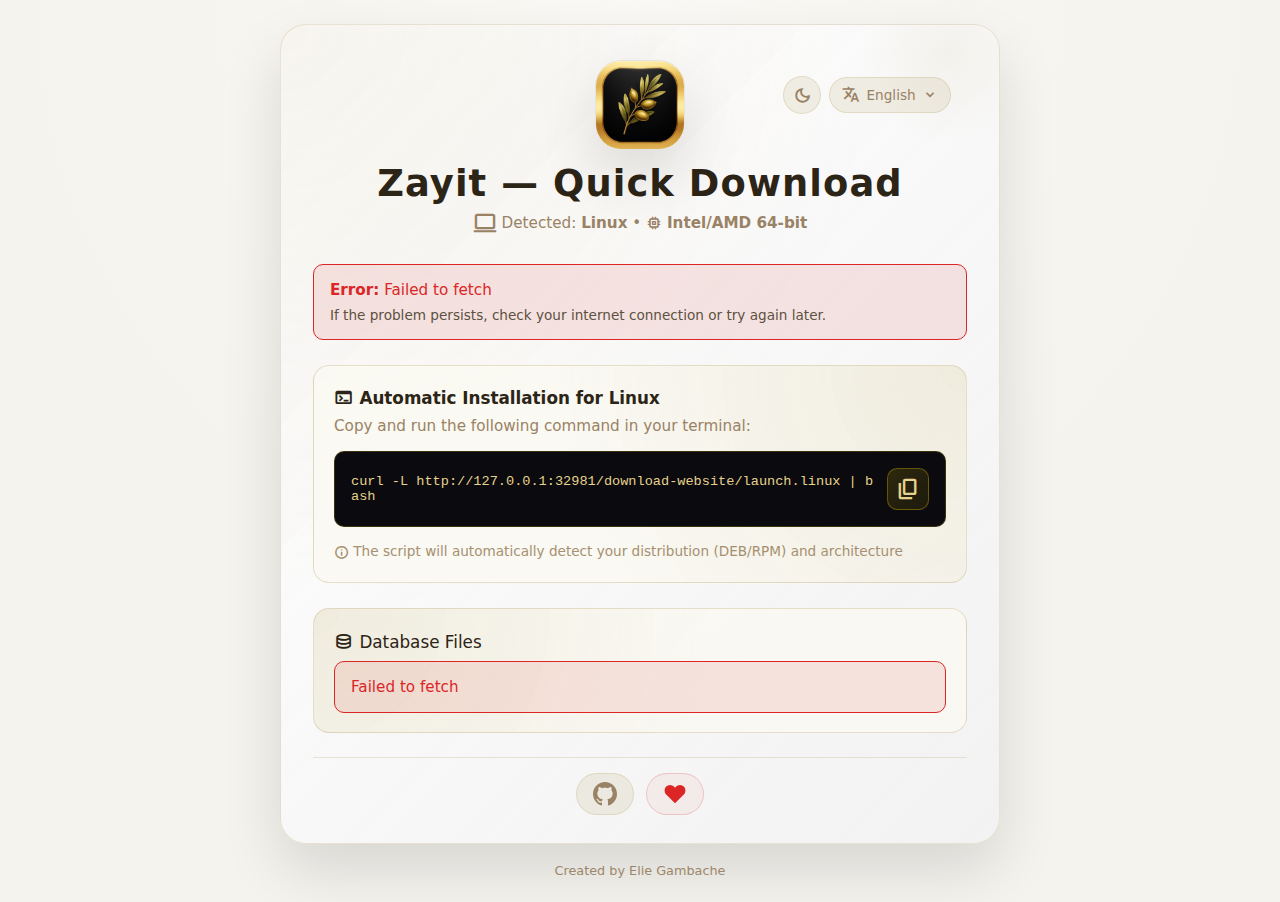
<file: download-website/index.html>
<!DOCTYPE html>
<html lang="he" dir="rtl">
<link rel="icon" type="image/png" href="favicon-96x96.png" sizes="96x96" />
<link rel="icon" type="image/svg+xml" href="favicon.svg" />
<link rel="shortcut icon" href="favicon.ico" />
<link rel="apple-touch-icon" sizes="180x180" href="apple-touch-icon.png" />
<link rel="manifest" href="site.webmanifest" />
<head>
    <meta charset="UTF-8" />
    <title>Zayit - Download</title>
    <meta name="viewport" content="width=device-width, initial-scale=1" />
    <link
            rel="stylesheet"
            href="https://fonts.googleapis.com/css2?family=Material+Symbols+Outlined:wght@400;500;600"
    />
    <link rel="stylesheet" href="style.css?v=5.0.0" />
</head>
<body>
<div class="page">
    <div id="zayit-root">
        <!-- Content injected by JS -->
    </div>
    <footer class="page-footer">
        <!-- Updated by JS based on language -->
    </footer>
</div>

<script src="app.js?v=5.0.0" defer></script>
</body>
</html>
</file>
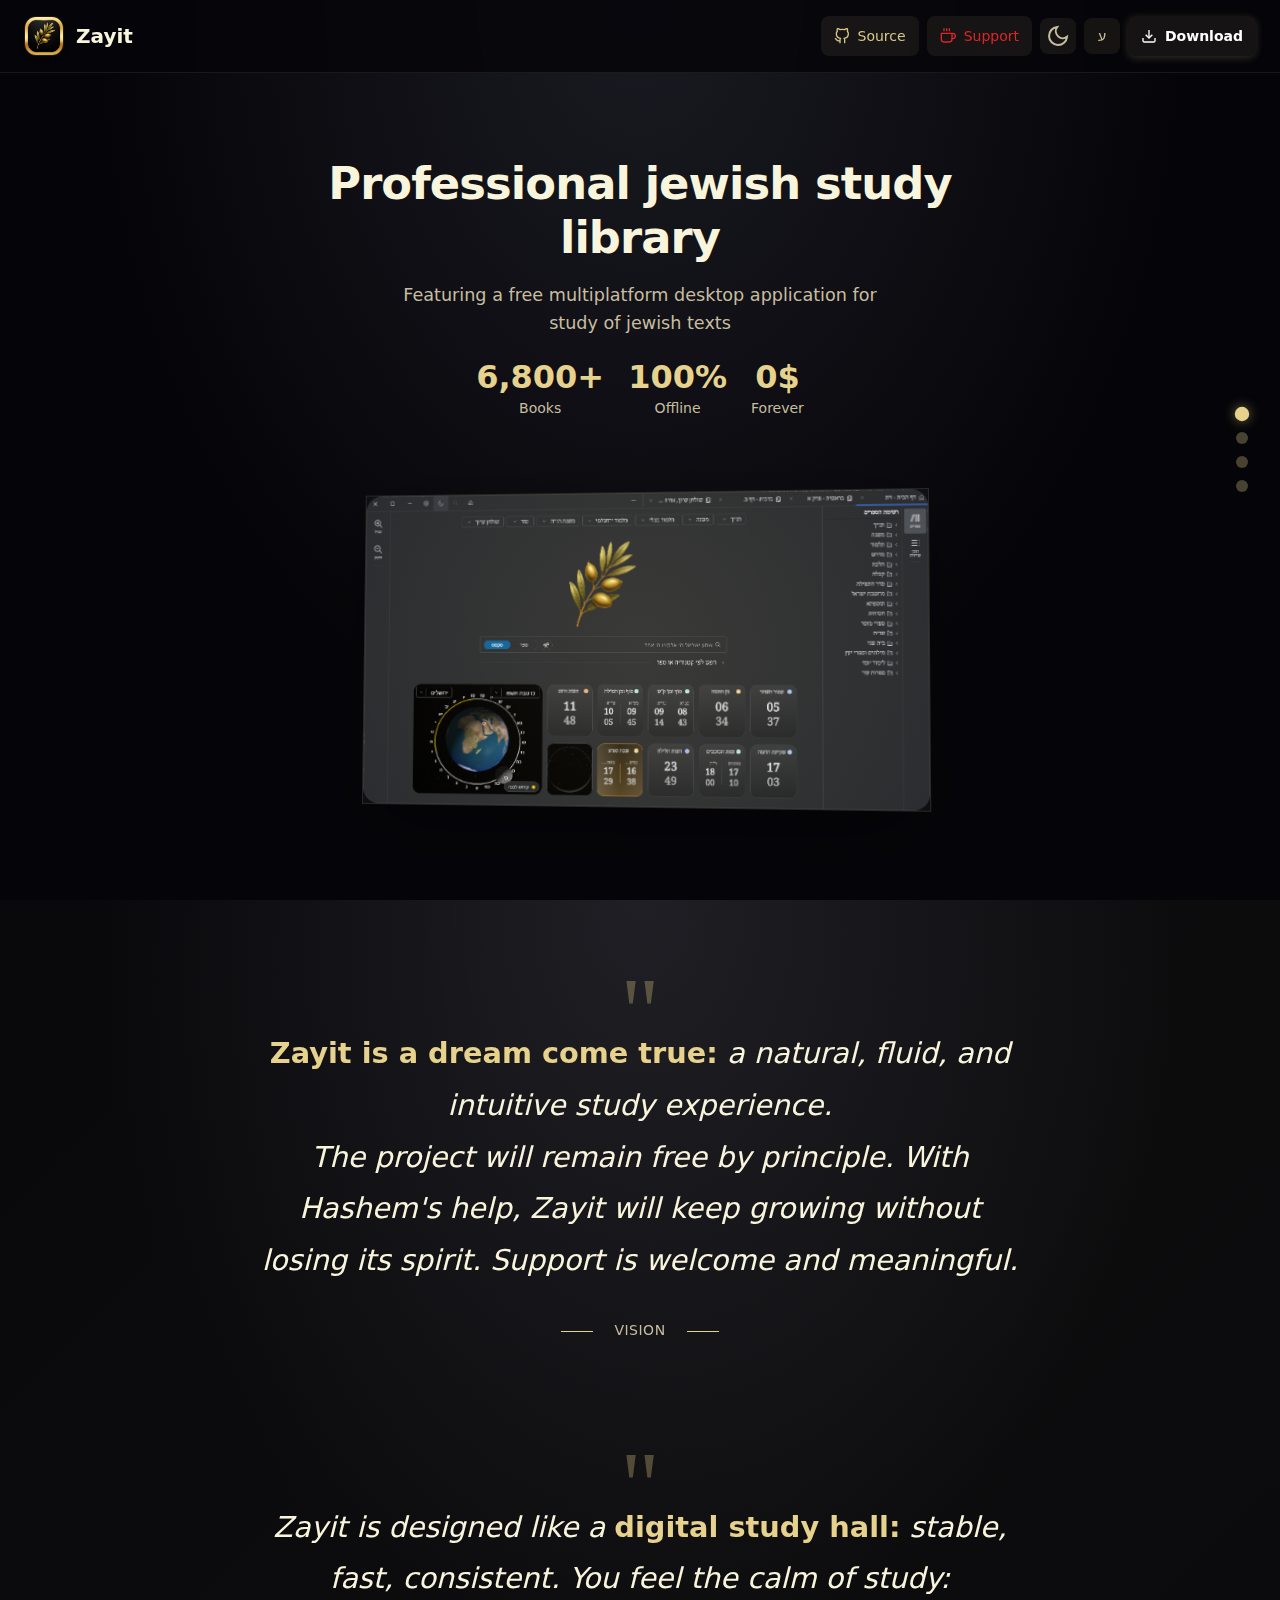
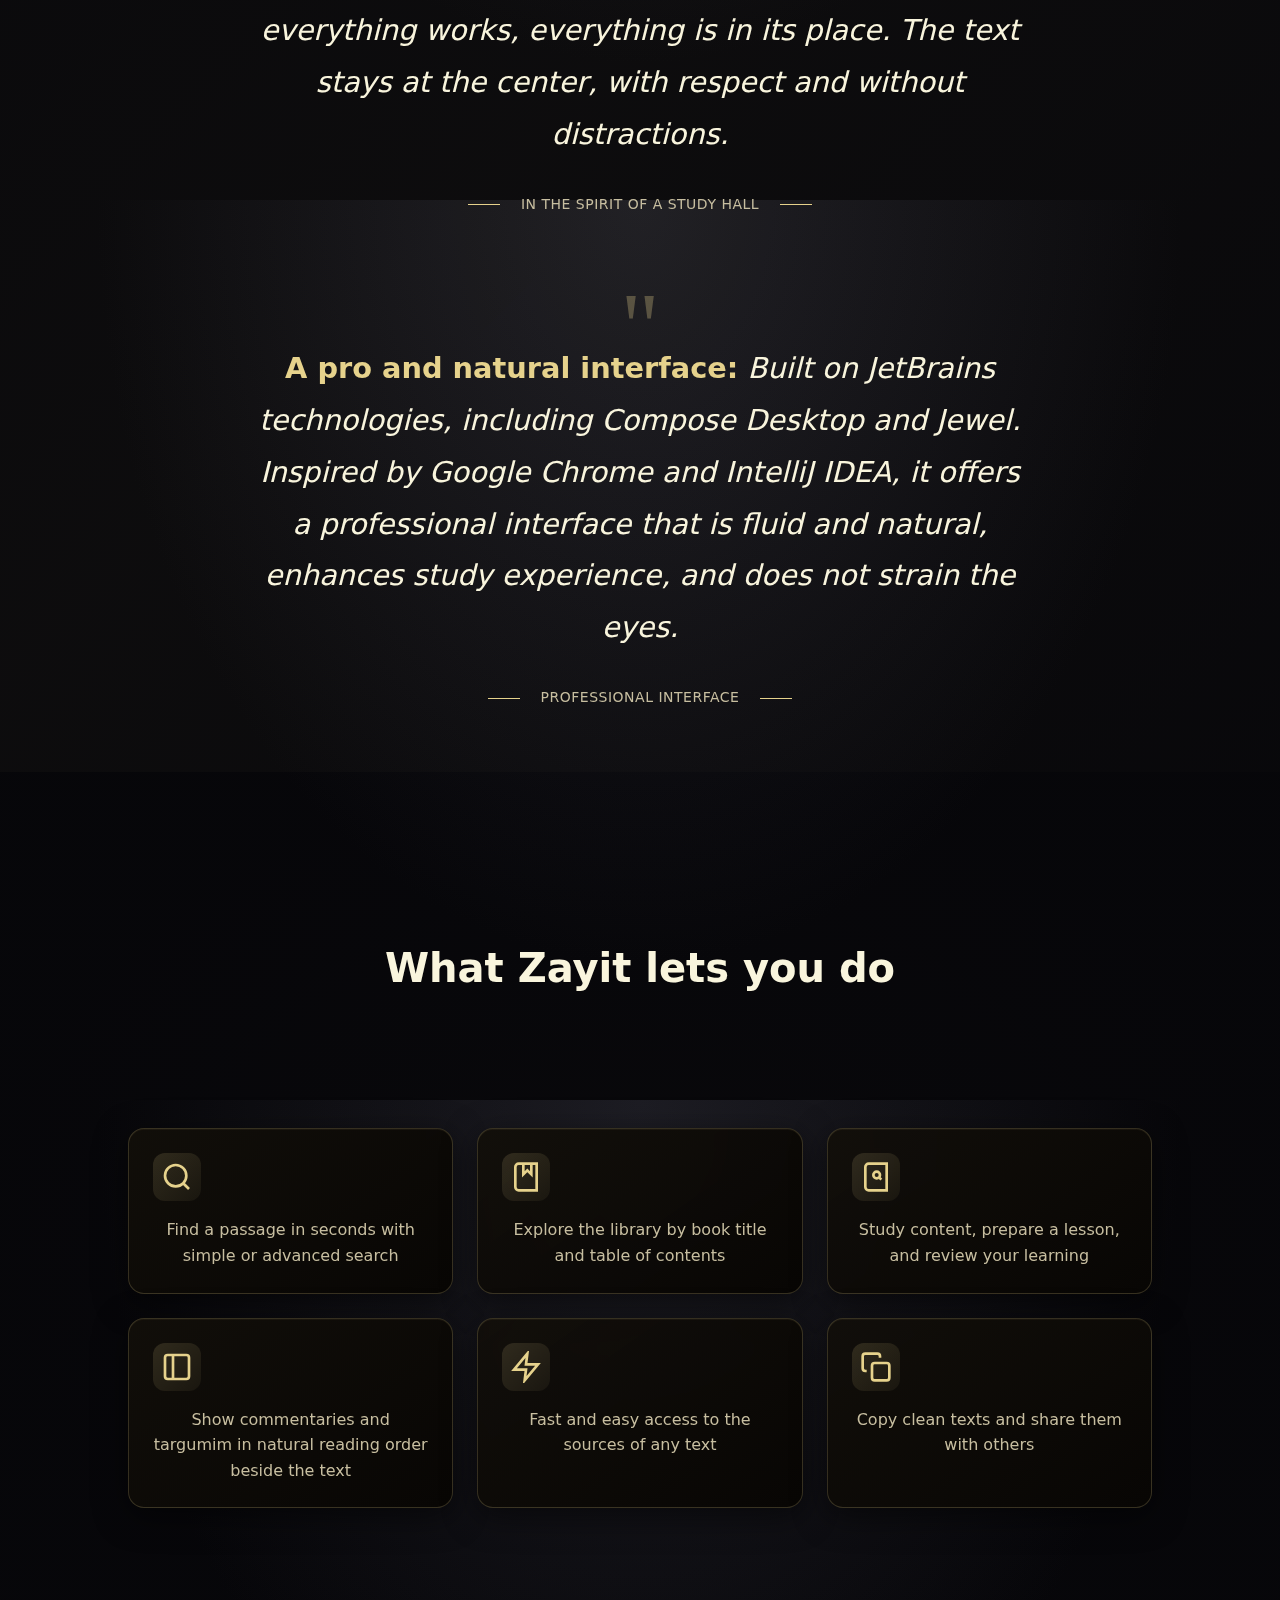
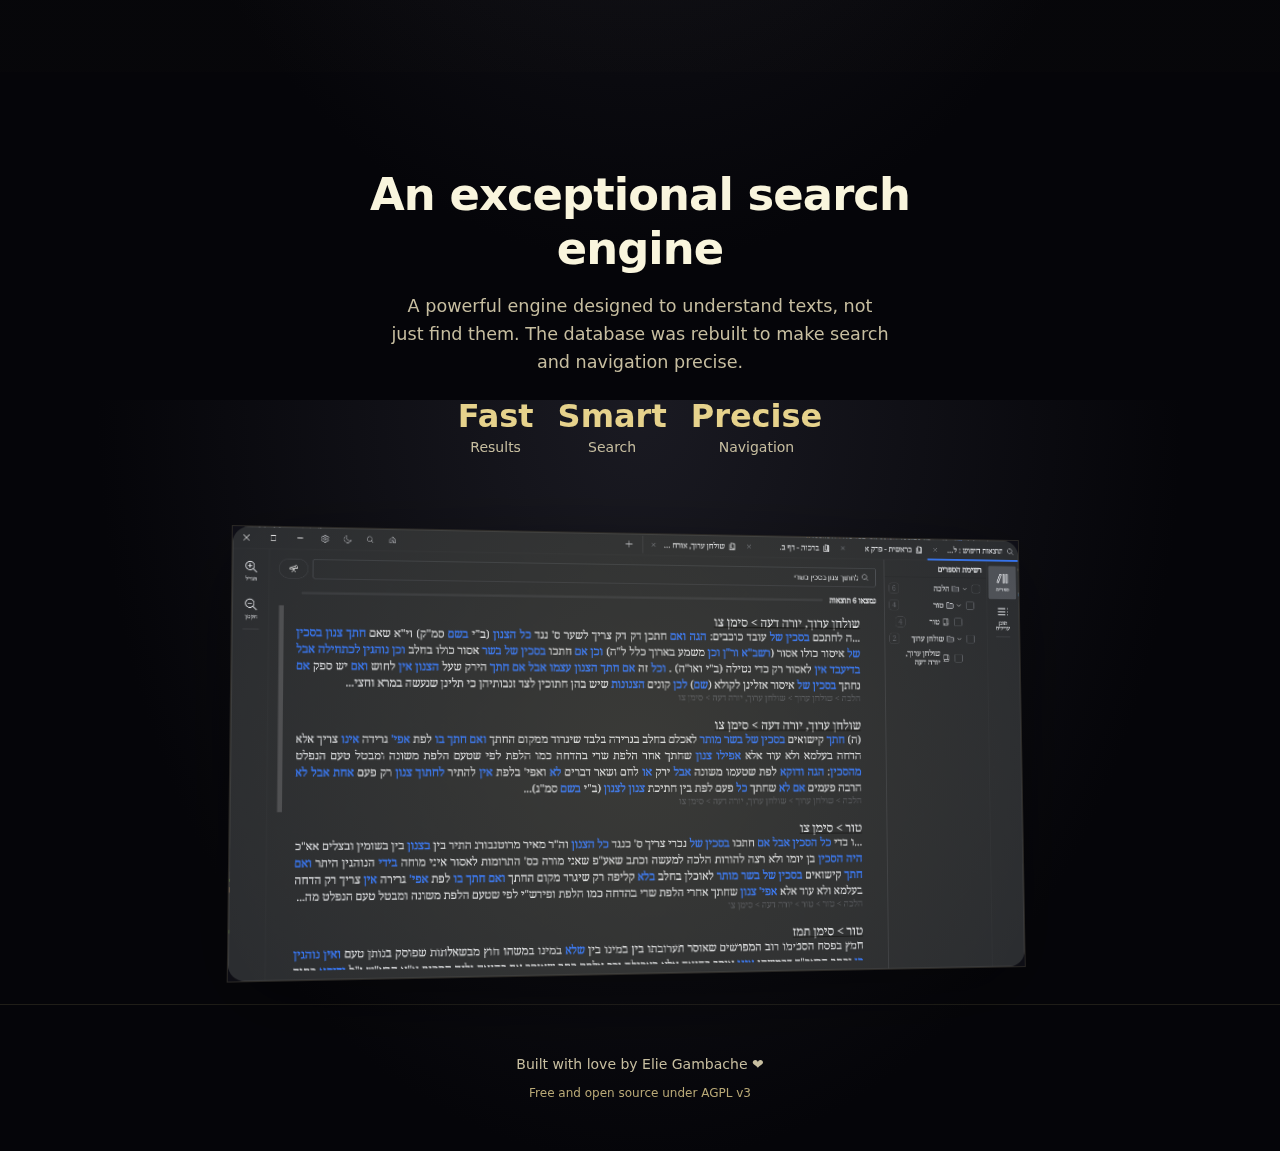
<file: website/website-html/index.html>
<!DOCTYPE html>
<html lang="en" dir="ltr">
<head>
    <meta charset="UTF-8">
    <meta name="viewport" content="width=device-width, initial-scale=1.0">
    
    <title>Zayit - Jewish Study Library | Free Torah & Talmud Reader</title>
    <meta name="description" content="Zayit - The study library that goes straight to the text. A free desktop app to read, search, and explore Jewish study texts including Torah, Talmud, Midrash, and more.">
    
    <link rel="icon" type="image/png" href="public/favicon-96x96.png" sizes="96x96">
    <link rel="icon" type="image/svg+xml" href="public/favicon.svg">
    <link rel="shortcut icon" href="public/favicon.ico">
    <link rel="stylesheet" href="styles.css">
</head>
<body>
    <!-- Title Bar -->
    <header class="title-bar">
        <div class="title-bar-container">
            <div style="display: flex; align-items: center; gap: 1rem;">
                <a href="#" class="title-bar-logo">
                    <img src="public/icon.png" alt="Zayit">
                    <span>Zayit</span>
                </a>
            </div>

            <div class="title-bar-controls">
                <a href="https://github.com/kdroidFilter/SeforimApp" target="_blank" rel="noopener noreferrer" class="title-bar-button source-button">
                    <svg class="icon-sm">
                        <use href="icons.svg#github"></use>
                    </svg>
                    <span class="en-text">Source</span>
                    <span class="he-text hidden">קוד</span>
                </a>
                <a href="https://ko-fi.com/lomityaesh" target="_blank" rel="noopener noreferrer" class="title-bar-button support-button">
                    <svg class="icon-sm">
                        <use href="icons.svg#coffee"></use>
                    </svg>
                    <span class="en-text">Support</span>
                    <span class="he-text hidden">תמיכה</span>
                </a>
                <button class="title-bar-button theme-toggle" onclick="toggleTheme()" aria-label="Toggle theme">
                    <svg class="icon theme-icon-light">
                        <use href="icons.svg#sun"></use>
                    </svg>
                    <svg class="icon theme-icon-dark hidden">
                        <use href="icons.svg#moon"></use>
                    </svg>
                </button>
                <button class="title-bar-button lang-toggle" onclick="toggleLanguage()" id="langToggle">
                    ע
                </button>
                <a href="download.html" class="title-bar-button cta-button">
                    <svg class="icon-sm">
                        <use href="icons.svg#download"></use>
                    </svg>
                    <span class="en-text">Download</span>
                    <span class="he-text hidden">הורדה</span>
                </a>
            </div>
        </div>
    </header>

    <!-- Page Indicators -->
    <div class="page-indicators">
        <div class="page-indicator active" data-section="hero" data-label-en="Home" data-label-he="בית" onclick="scrollToSection('hero')"></div>
        <div class="page-indicator" data-section="vision" data-label-en="Vision" data-label-he="חזון" onclick="scrollToSection('vision')"></div>
        <div class="page-indicator" data-section="features" data-label-en="Features" data-label-he="תכונות" onclick="scrollToSection('features')"></div>
        <div class="page-indicator" data-section="search" data-label-en="Search" data-label-he="חיפוש" onclick="scrollToSection('search')"></div>
    </div>

    <!-- Hero Section - Value-First Product Showcase -->
    <section id="hero" class="hero-layout page-section">
        <div class="content-block">
            
            <h1 class="main-title">
                <span class="en-text">Professional jewish study library</span>
                <span class="he-text hidden">ספרייה מקצועית ללימוד תורה</span>
            </h1>
            
            <p class="main-description">
                <span class="en-text">Featuring a free multiplatform desktop application for study of jewish texts</span>
                <span class="he-text hidden">אפליקצייה חינמית חוצה פלטפורמות ללימוד טקסטים יהודיים</span>
            </p>
            
            <div class="stats-row">
                <div class="stat">
                    <div class="stat-number">6,800+</div>
                    <div class="stat-label">
                        <span class="en-text">Books</span>
                        <span class="he-text hidden">ספרים</span>
                    </div>
                </div>
                <div class="stat">
                    <div class="stat-number">100%</div>
                    <div class="stat-label">
                        <span class="en-text">Offline</span>
                        <span class="he-text hidden">לא מקוון</span>
                    </div>
                </div>
                <div class="stat">
                    <div class="stat-number">0$</div>
                    <div class="stat-label">
                        <span class="en-text">Forever</span>
                        <span class="he-text hidden">לתמיד</span>
                    </div>
                </div>            
            </div> 
        </div>
        
        <div class="visual-container hero-size">
            <div class="preview-frame tilt-left">
                <img src="public/art/HOME-LIGHT.png" alt="Zayit Application" class="theme-image light-image screenshot">
                <img src="public/art/HOME-DARK.png" alt="Zayit Application" class="theme-image dark-image screenshot hidden">
                <div class="preview-glow"></div>
            </div>
        </div>
    </section>

    <!-- Vision & Spirit Section -->
    <section id="vision" class="section page-section vision-section">
        <div class="section-container">
            <!-- Vision Quote Block -->
            <div class="vision-quote">
                <div class="quote-mark">"</div>
                <blockquote class="vision-text">
                    <span class="en-text"><span class="vision-highlight">Zayit is a dream come true:</span> a natural, fluid, and intuitive study experience. <br/>The project will remain free by principle. With Hashem's help, Zayit will keep growing without losing its spirit. Support is welcome and meaningful.</span>
                    <span class="he-text hidden"><span class="vision-highlight">זית הוא חלום שהתגשם:</span> חוויית לימוד טבעית, זורמת ואינטואיטיבית. <br/>הפרויקט הינו חינמי מתוך עיקרון חזק. ובעזרת השם, זית ימשיך לגדול מבלי לאבד את רוחו. תמיכתכם חשובה לנו ותתקבל בברכה.</span>
                </blockquote>
                <div class="quote-attribution">
                    <span class="en-text">Vision</span>
                    <span class="he-text hidden">חזון</span>
                </div>
            </div>
            
            <!-- Spirit Quote Block -->
            <div class="spirit-quote">
                <div class="quote-mark">"</div>
                <blockquote class="spirit-text">
                    <span class="en-text">Zayit is designed like a <span class="spirit-highlight">digital study hall:</span> stable, fast, consistent. You feel the calm of study: everything works, everything is in its place. The text stays at the center, with respect and without distractions.</span>
                    <span class="he-text hidden">זית מעוצב כמו <span class="spirit-highlight">בית מדרש דיגיטלי:</span> יציב, מהיר ועקבי. אתה מרגיש את השקט של הלימוד: הכל עובד, הכל במקומו. הטקסט נשאר במרכז, בכבוד וללא הסחות דעת.</span>
                </blockquote>
                <div class="quote-attribution">
                    <span class="en-text">In the spirit of a study hall</span>
                    <span class="he-text hidden">ברוח בית המדרש</span>
                </div>
            </div>
            
            <!-- Interface Quote Block -->
            <div class="interface-quote">
                <div class="quote-mark">"</div>
                <blockquote class="interface-text">
                    <span class="en-text"><span class="interface-highlight">A pro and natural interface:</span> Built on JetBrains technologies, including Compose Desktop and Jewel. Inspired by Google Chrome and IntelliJ IDEA, it offers a professional interface that is fluid and natural, enhances study experience, and does not strain the eyes.</span>
                    <span class="he-text hidden"><span class="interface-highlight">ממשק מקצועי וטבעי:</span> בנוי על טכנולוגיות JetBrains, כולל Compose Desktop ו-Jewel. בהשראת Google Chrome ו-IntelliJ IDEA, התוכנה מציעה ממשק מקצועי זורם וטבעי, משפרת את חוויית הלימוד, ואיננה מעייפת את העיניים.</span>
                </blockquote>
                <div class="quote-attribution">
                    <span class="en-text">Professional Interface</span>
                    <span class="he-text hidden">ממשק מקצועי</span>
                </div>
            </div>
        </div>
    </section>

    <!-- Features Section -->
    <section id="features" class="section page-section features-section">
        <div class="section-container">
            <div class="features-header">
                <h2 class="section-title">
                    <span class="en-text">What Zayit lets you do</span>
                    <span class="he-text hidden">מה זית מאפשר לך לעשות</span>
                </h2>
            </div>

            <div class="feature-grid">
                <div class="feature-card">
                    <div class="feature-icon">
                        <svg class="icon">
                            <use href="icons.svg#search"></use>
                        </svg>
                    </div>
                    <p class="feature-text">
                        <span class="en-text">Find a passage in seconds with simple or advanced search</span>
                        <span class="he-text hidden">מצא קטע תוך שניות עם חיפוש פשוט או מתקדם</span>
                    </p>
                </div>

                <div class="feature-card">
                    <div class="feature-icon">
                        <svg class="icon">
                            <use href="icons.svg#book"></use>
                        </svg>
                    </div>
                    <p class="feature-text">
                        <span class="en-text">Explore the library by book title and table of contents</span>
                        <span class="he-text hidden">חקור את הספרייה לפי כותרת הספר ותוכן העניינים</span>
                    </p>
                </div>

                <div class="feature-card">
                    <div class="feature-icon">
                        <svg class="icon">
                            <use href="icons.svg#book-search"></use>
                        </svg>
                    </div>
                    <p class="feature-text">
                        <span class="en-text">Study content, prepare a lesson, and review your learning</span>
                        <span class="he-text hidden">למד תוכן, הכן שיעור וסקור את הלימוד שלך</span>
                    </p>
                </div>

                <div class="feature-card">
                    <div class="feature-icon">
                        <svg class="icon">
                            <use href="icons.svg#layout-sidebar"></use>
                        </svg>
                    </div>
                    <p class="feature-text">
                        <span class="en-text">Show commentaries and targumim in natural reading order beside the text</span>
                        <span class="he-text hidden">הצג פירושים ותרגומים בסדר קריאה טבעי לצד הטקסט</span>
                    </p>
                </div>

                <div class="feature-card">
                    <div class="feature-icon">
                        <svg class="icon">
                            <use href="icons.svg#zap"></use>
                        </svg>
                    </div>
                    <p class="feature-text">
                        <span class="en-text">Fast and easy access to the sources of any text</span>
                        <span class="he-text hidden">גישה מהירה וקלה למקורות של כל טקסט</span>
                    </p>
                </div>

                <div class="feature-card">
                    <div class="feature-icon">
                        <svg class="icon">
                            <use href="icons.svg#copy"></use>
                        </svg>
                    </div>
                    <p class="feature-text">
                        <span class="en-text">Copy clean texts and share them with others</span>
                        <span class="he-text hidden">העתק טקסטים נקיים ושתף אותם עם אחרים</span>
                    </p>
                </div>
            </div>
        </div>
    </section>

    <!-- Search Section -->
    <section id="search" class="hero-layout page-section">
        <div class="content-block">
            <h2 class="main-title">
                <span class="en-text">An exceptional search engine</span>
                <span class="he-text hidden">מנוע חיפוש יוצא דופן</span>
            </h2>
            
            <p class="main-description">
                <span class="en-text">A powerful engine designed to understand texts, not just find them. The database was rebuilt to make search and navigation precise.</span>
                <span class="he-text hidden">מנוע חזק שתוכנן להבין טקסטים, לא רק למצוא אותם. מסד הנתונים נבנה מחדש כדי להפוך את החיפוש והניווט למדויקים.</span>
            </p>
            
            <div class="stats-row">
                <div class="stat">
                    <div class="stat-number">
                        <span class="en-text">Fast</span>
                        <span class="he-text hidden">מהיר</span>
                    </div>
                    <div class="stat-label">
                        <span class="en-text">Results</span>
                        <span class="he-text hidden">תוצאות</span>
                    </div>
                </div>
                <div class="stat">
                    <div class="stat-number">
                        <span class="en-text">Smart</span>
                        <span class="he-text hidden">חכם</span>
                    </div>
                    <div class="stat-label">
                        <span class="en-text">Search</span>
                        <span class="he-text hidden">חיפוש</span>
                    </div>
                </div>
                <div class="stat">
                    <div class="stat-number">
                        <span class="en-text">Precise</span>
                        <span class="he-text hidden">מדויק</span>
                    </div>
                    <div class="stat-label">
                        <span class="en-text">Navigation</span>
                        <span class="he-text hidden">ניווט</span>
                    </div>
                </div>
            </div>
        </div>
        
        <div class="visual-container search-size">
            <div class="preview-frame tilt-right">
                <img src="public/art/DB-SEARCH-SIMPLE-LIGHT.png" alt="Search Engine Demo" class="theme-image light-image screenshot">
                <img src="public/art/DB-SEARCH-SIMPLE-DARK.png" alt="Search Engine Demo" class="theme-image dark-image screenshot hidden">
                <div class="preview-glow"></div>
            </div>
        </div>
    </section>

    <!-- Footer -->
    <footer class="footer">
        <div class="section-container">
            <p class="footer-text">
                <span class="en-text">Built with love by Elie Gambache ❤</span>
                <span class="he-text hidden">נבנה באהבה על ידי אלי גמבש ❤</span>
            </p>
            <p class="footer-license">
                <span class="en-text">Free and open source under AGPL v3</span>
                <span class="he-text hidden">חינמי וקוד פתוח תחת רישיון AGPL v3</span>
            </p>
        </div>
    </footer>

    <script>
        let isDark = localStorage.getItem('theme') === 'light' ? false : 
                    (localStorage.getItem('theme') === 'dark' || !localStorage.getItem('theme') || window.matchMedia('(prefers-color-scheme: dark)').matches);
        let isHebrew = localStorage.getItem('language') === 'he' || false;

        // Theme management
        function applyTheme() {
            const lightImages = document.querySelectorAll('.light-image');
            const darkImages = document.querySelectorAll('.dark-image');
            
            if (isDark) {
                document.documentElement.classList.add('dark');
                document.querySelector('.theme-icon-light').classList.add('hidden');
                document.querySelector('.theme-icon-dark').classList.remove('hidden');
                
                lightImages.forEach(img => img.classList.add('hidden'));
                darkImages.forEach(img => img.classList.remove('hidden'));
            } else {
                document.documentElement.classList.remove('dark');
                document.querySelector('.theme-icon-light').classList.remove('hidden');
                document.querySelector('.theme-icon-dark').classList.add('hidden');
                
                lightImages.forEach(img => img.classList.remove('hidden'));
                darkImages.forEach(img => img.classList.add('hidden'));
            }
        }

        function toggleTheme() {
            isDark = !isDark;
            localStorage.setItem('theme', isDark ? 'dark' : 'light');
            applyTheme();
        }

        // Language toggle
        function toggleLanguage() {
            isHebrew = !isHebrew;
            localStorage.setItem('language', isHebrew ? 'he' : 'en');
            
            // Update HTML attributes
            document.documentElement.dir = isHebrew ? 'rtl' : 'ltr';
            
            // Update language toggle button
            const langToggle = document.getElementById('langToggle');
            if (langToggle) {
                langToggle.textContent = isHebrew ? 'en' : 'ע';
            }
            
            // Toggle text visibility
            const enTexts = document.querySelectorAll('.en-text');
            const heTexts = document.querySelectorAll('.he-text');
            
            if (isHebrew) {
                enTexts.forEach(el => el.classList.add('hidden'));
                heTexts.forEach(el => el.classList.remove('hidden'));
            } else {
                enTexts.forEach(el => el.classList.remove('hidden'));
                heTexts.forEach(el => el.classList.add('hidden'));
            }
            
            // Update page indicator labels
            updatePageIndicatorLabels();
        }

        // Update page indicator labels based on current language
        function updatePageIndicatorLabels() {
            const indicators = document.querySelectorAll('.page-indicator');
            indicators.forEach(indicator => {
                const labelKey = isHebrew ? 'data-label-he' : 'data-label-en';
                const label = indicator.getAttribute(labelKey);
                indicator.setAttribute('data-current-label', label);
            });
        }

        // Load download count
        async function loadDownloadCount() {
            try {
                const response = await fetch('public/download-count.json');
                const data = await response.json();
                const countElements = document.querySelectorAll('#downloadCount, #heroDownloadCount');
                countElements.forEach(element => {
                    if (element && data.count) {
                        element.textContent = `+${data.count.toLocaleString()} downloads`;
                    }
                });
            } catch (error) {
                console.log('Could not load download count');
            }
        }

        // Initialize everything when DOM is loaded
        document.addEventListener('DOMContentLoaded', function() {
            applyTheme();
            loadDownloadCount();
            initializePageIndicators();
            updatePageIndicatorLabels(); // Initialize page indicator labels
            
            // Set initial language
            if (isHebrew) {
                document.documentElement.dir = 'rtl';
                document.getElementById('langToggle').textContent = 'en';
                
                // Show Hebrew text, hide English
                document.querySelectorAll('.en-text').forEach(el => el.classList.add('hidden'));
                document.querySelectorAll('.he-text').forEach(el => el.classList.remove('hidden'));
            }
        });

        // Page indicators functionality
        function initializePageIndicators() {
            const sections = document.querySelectorAll('.page-section');
            const indicators = document.querySelectorAll('.page-indicator');
            
            // Intersection Observer for automatic indicator updates
            const observer = new IntersectionObserver((entries) => {
                entries.forEach(entry => {
                    if (entry.isIntersecting) {
                        const sectionId = entry.target.id;
                        updateActiveIndicator(sectionId);
                    }
                });
            }, {
                threshold: 0.5,
                rootMargin: '-10% 0px -10% 0px'
            });

            // Observe all sections
            sections.forEach(section => {
                observer.observe(section);
            });
        }

        function updateActiveIndicator(sectionId) {
            const indicators = document.querySelectorAll('.page-indicator');
            indicators.forEach(indicator => {
                if (indicator.dataset.section === sectionId) {
                    indicator.classList.add('active');
                } else {
                    indicator.classList.remove('active');
                }
            });
            
            // Update body data attribute for background changes
            document.body.setAttribute('data-section', sectionId);
        }

        function scrollToSection(sectionId) {
            const section = document.getElementById(sectionId);
            if (section) {
                section.scrollIntoView({
                    behavior: 'smooth',
                    block: 'start'
                });
            }
        }

        // Handle system theme changes
        window.matchMedia('(prefers-color-scheme: dark)').addEventListener('change', function(e) {
            if (!localStorage.getItem('theme')) {
                isDark = e.matches;
                applyTheme();
            }
        });

        // Smooth scrolling for navigation links
        document.querySelectorAll('a[href^="#"]').forEach(anchor => {
            anchor.addEventListener('click', function (e) {
                e.preventDefault();
                const target = document.querySelector(this.getAttribute('href'));
                if (target) {
                    target.scrollIntoView({
                        behavior: 'smooth',
                        block: 'start'
                    });
                }
            });
        });
    </script>
</body>
</html>
</file>
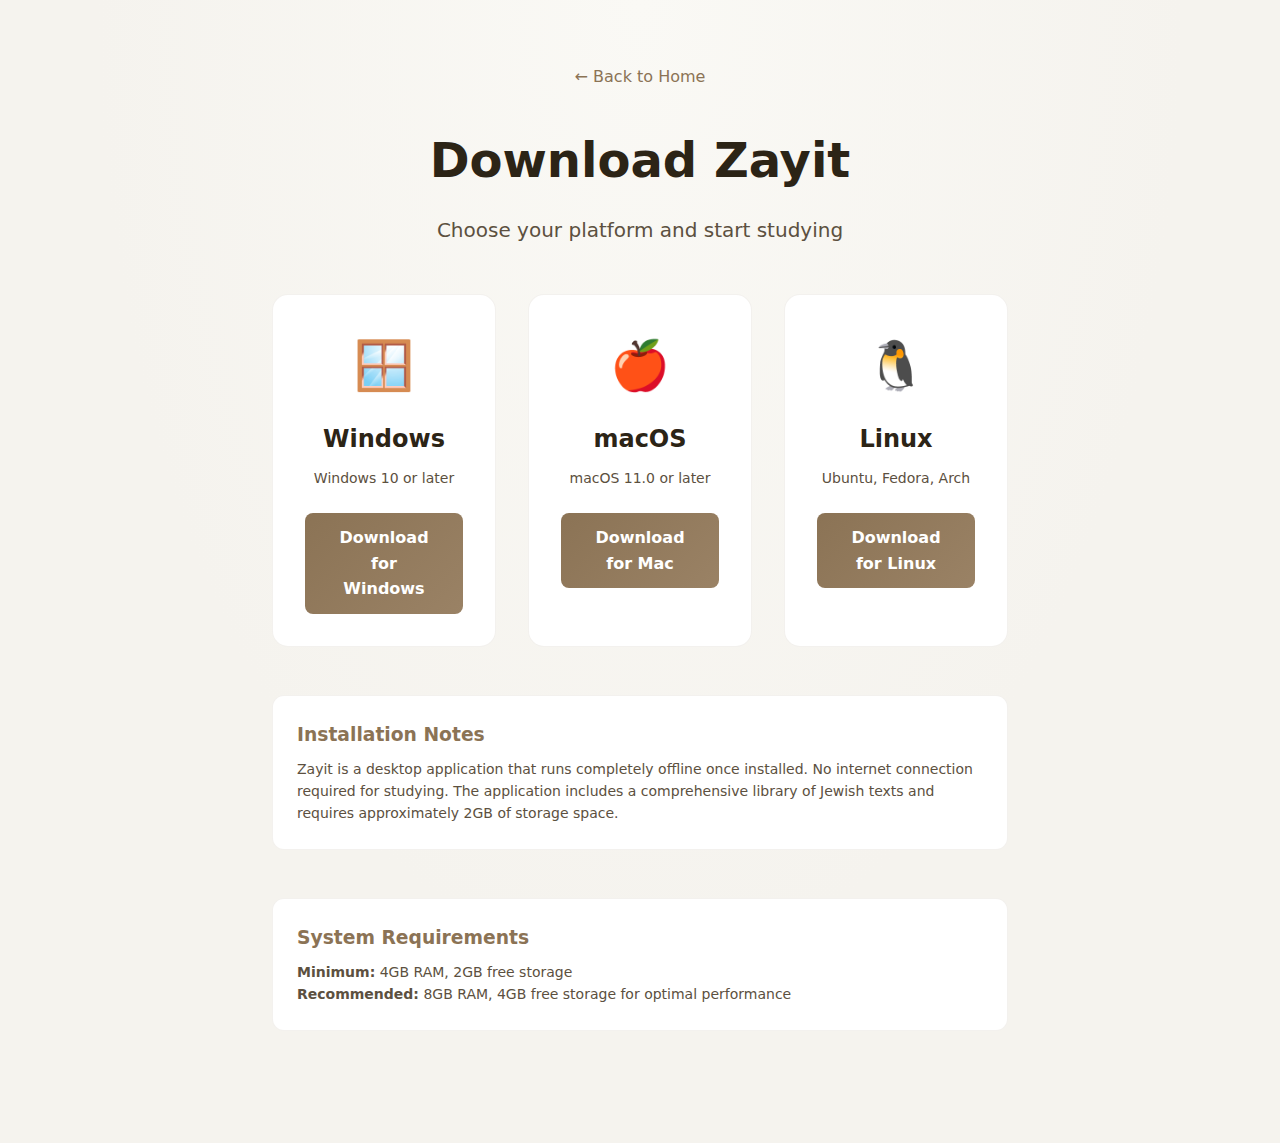
<file: website/website-html/download.html>
<!DOCTYPE html>
<html lang="en" dir="ltr">
<head>
    <meta charset="UTF-8">
    <meta name="viewport" content="width=device-width, initial-scale=1.0">
    <title>Download Zayit - Jewish Study Library</title>
    <meta name="description" content="Download Zayit for Windows, macOS, and Linux. Free Jewish study library application.">
    
    <link rel="icon" type="image/png" href="public/favicon-96x96.png" sizes="96x96">
    <link rel="icon" type="image/svg+xml" href="public/favicon.svg">
    <link rel="shortcut icon" href="public/favicon.ico">
    
    <style>
        :root {
            --bg-main: #f5f3ee;
            --bg-gradient-top: #faf9f5;
            --gold: #8b7355;
            --gold-soft: #9a8265;
            --text-main: #2c2416;
            --text-muted: #5c5040;
            --card-bg: rgba(255, 255, 255, 0.95);
            --card-border: rgba(139, 115, 85, 0.1);
            --font-sans: system-ui, -apple-system, BlinkMacSystemFont, 'Segoe UI', sans-serif;
        }

        .dark {
            --bg-main: #050509;
            --bg-gradient-top: #1a1a22;
            --gold: #e6d28c;
            --gold-soft: #d8c68a;
            --text-main: #f9f5dd;
            --text-muted: #c7bea0;
            --card-bg: rgba(16, 16, 24, 0.92);
            --card-border: rgba(230, 210, 140, 0.12);
        }

        * {
            box-sizing: border-box;
            margin: 0;
            padding: 0;
        }

        body {
            font-family: var(--font-sans);
            background: radial-gradient(ellipse at top, var(--bg-gradient-top) 0%, var(--bg-main) 60%);
            color: var(--text-main);
            min-height: 100vh;
            line-height: 1.6;
        }

        .container {
            max-width: 800px;
            margin: 0 auto;
            padding: 4rem 2rem;
            text-align: center;
        }

        .back-link {
            display: inline-flex;
            align-items: center;
            gap: 0.5rem;
            color: var(--gold);
            text-decoration: none;
            margin-bottom: 2rem;
            font-weight: 500;
        }

        .back-link:hover {
            color: var(--gold-soft);
        }

        h1 {
            font-size: 3rem;
            font-weight: 700;
            margin-bottom: 1rem;
            color: var(--text-main);
        }

        .subtitle {
            font-size: 1.25rem;
            color: var(--text-muted);
            margin-bottom: 3rem;
        }

        .download-grid {
            display: grid;
            gap: 2rem;
            margin: 3rem 0;
        }

        @media (min-width: 768px) {
            .download-grid {
                grid-template-columns: repeat(3, 1fr);
            }
        }

        .download-card {
            padding: 2rem;
            border-radius: 1rem;
            background: var(--card-bg);
            border: 1px solid var(--card-border);
            transition: transform 0.3s ease, box-shadow 0.3s ease;
        }

        .download-card:hover {
            transform: translateY(-4px);
            box-shadow: 0 8px 25px rgba(0, 0, 0, 0.15);
        }

        .platform-icon {
            font-size: 3rem;
            margin-bottom: 1rem;
        }

        .platform-name {
            font-size: 1.5rem;
            font-weight: 600;
            margin-bottom: 0.5rem;
            color: var(--text-main);
        }

        .platform-desc {
            color: var(--text-muted);
            margin-bottom: 1.5rem;
            font-size: 0.875rem;
        }

        .download-btn {
            display: inline-flex;
            align-items: center;
            gap: 0.5rem;
            padding: 0.75rem 1.5rem;
            border-radius: 0.5rem;
            background: linear-gradient(135deg, var(--gold) 0%, var(--gold-soft) 100%);
            color: white;
            text-decoration: none;
            font-weight: 600;
            transition: transform 0.2s ease;
        }

        .download-btn:hover {
            transform: scale(1.05);
        }

        .coming-soon {
            background: #6b7280;
            cursor: not-allowed;
        }

        .coming-soon:hover {
            transform: none;
        }

        .note {
            background: var(--card-bg);
            border: 1px solid var(--card-border);
            border-radius: 0.75rem;
            padding: 1.5rem;
            margin: 3rem 0;
            text-align: left;
        }

        .note h3 {
            color: var(--gold);
            margin-bottom: 0.5rem;
        }

        .note p {
            color: var(--text-muted);
            font-size: 0.875rem;
        }
    </style>
</head>
<body>
    <div class="container">
        <a href="index.html" class="back-link">
            ← Back to Home
        </a>

        <h1>Download Zayit</h1>
        <p class="subtitle">Choose your platform and start studying</p>

        <div class="download-grid">
            <div class="download-card">
                <div class="platform-icon">🪟</div>
                <h3 class="platform-name">Windows</h3>
                <p class="platform-desc">Windows 10 or later</p>
                <a href="#" class="download-btn">
                    Download for Windows
                </a>
            </div>

            <div class="download-card">
                <div class="platform-icon">🍎</div>
                <h3 class="platform-name">macOS</h3>
                <p class="platform-desc">macOS 11.0 or later</p>
                <a href="#" class="download-btn">
                    Download for Mac
                </a>
            </div>

            <div class="download-card">
                <div class="platform-icon">🐧</div>
                <h3 class="platform-name">Linux</h3>
                <p class="platform-desc">Ubuntu, Fedora, Arch</p>
                <a href="#" class="download-btn">
                    Download for Linux
                </a>
            </div>
        </div>

        <div class="note">
            <h3>Installation Notes</h3>
            <p>Zayit is a desktop application that runs completely offline once installed. No internet connection required for studying. The application includes a comprehensive library of Jewish texts and requires approximately 2GB of storage space.</p>
        </div>

        <div class="note">
            <h3>System Requirements</h3>
            <p><strong>Minimum:</strong> 4GB RAM, 2GB free storage<br>
            <strong>Recommended:</strong> 8GB RAM, 4GB free storage for optimal performance</p>
        </div>
    </div>
</body>
</html>
</file>
<file: download-website/style.css>
:root {
  /* Light theme (default) */
  --bg-main: #f5f3ee;
  --bg-gradient-top: #faf9f5;
  --bg-gradient-bottom: #eae8e0;
  --card-bg: rgba(255, 255, 255, 0.95);
  --card-border: rgba(180, 160, 100, 0.25);
  --card-highlight: rgba(180, 160, 100, 0.3);
  --gold: #8b7355;
  --gold-soft: #9a8265;
  --gold-muted: #a69070;
  --text-main: #2c2416;
  --text-muted: #5c5040;
  --danger: #dc2626;
  --danger-soft: rgba(220, 38, 38, 0.1);
  --shadow-strong: 0 26px 60px rgba(0, 0, 0, 0.12);
  --radius-lg: 26px;
  --radius-md: 16px;
  --radius-sm: 10px;
  --transition-fast: 0.18s ease-out;
  --scrollbar-track: rgba(0, 0, 0, 0.03);
  --scrollbar-thumb: rgba(140, 115, 85, 0.4);
  --scrollbar-thumb-hover: rgba(140, 115, 85, 0.6);
  --glow-color: rgba(180, 160, 100, 0.15);
  --section-bg: rgba(250, 248, 242, 0.9);
  --asset-bg: rgba(245, 243, 238, 0.9);
  --asset-hover-bg: linear-gradient(90deg, rgba(250, 248, 242, 0.95), rgba(240, 238, 230, 0.95));
  --asset-border: rgba(0, 0, 0, 0.06);
  --platform-bg: rgba(0, 0, 0, 0.05);
  --platform-border: rgba(180, 160, 100, 0.15);
  --chip-bg-start: rgba(180, 160, 100, 0.12);
  --chip-bg-end: rgba(180, 160, 100, 0.06);
  --chip-border: rgba(180, 160, 100, 0.25);
  --chip-hover-bg-start: rgba(180, 160, 100, 0.2);
  --chip-hover-bg-end: rgba(180, 160, 100, 0.12);
  --chip-hover-border: rgba(180, 160, 100, 0.4);
  --chip-hover-shadow: 0 4px 12px rgba(180, 160, 100, 0.2);
  --spinner-border: rgba(140, 115, 85, 0.22);
  --logo-border: rgba(0, 0, 0, 0.08);
  /* Button colors - light theme */
  --btn-border: rgba(180, 160, 100, 0.3);
  --btn-bg: rgba(255, 255, 255, 0.85);
  --btn-hover-bg: rgba(250, 248, 242, 0.95);
  --btn-shadow: 0 12px 28px rgba(0, 0, 0, 0.12);
  --btn-hover-shadow: 0 16px 34px rgba(0, 0, 0, 0.18);
  --btn-secondary-bg: rgba(250, 248, 242, 0.6);
  --btn-secondary-border: rgba(180, 160, 100, 0.2);
  /* Card gradient colors - light theme */
  --card-gradient-start: rgba(255, 255, 255, 0.15);
  --card-gradient-end: rgba(0, 0, 0, 0.05);
  --card-glow: rgba(180, 160, 100, 0.12);
  /* Donate link colors - light theme */
  --donate-border: rgba(220, 38, 38, 0.2);
  --donate-bg: rgba(220, 38, 38, 0.05);
  --donate-hover-bg: rgba(220, 38, 38, 0.15);
  --donate-hover-border: rgba(220, 38, 38, 0.4);
  --donate-hover-color: #dc2626;
  --donate-icon-color: #dc2626;
}

/* Dark theme - applied via .dark class or system preference */
:root.dark {
  --bg-main: #050509;
  --bg-gradient-top: #1a1a22;
  --bg-gradient-bottom: #111118;
  --card-bg: rgba(16, 16, 24, 0.92);
  --card-border: rgba(255, 215, 0, 0.12);
  --card-highlight: rgba(255, 215, 0, 0.18);
  --gold: #e6d28c;
  --gold-soft: #d8c68a;
  --gold-muted: #b8a876;
  --text-main: #f9f5dd;
  --text-muted: #c7bea0;
  --danger: #ff6b6b;
  --danger-soft: rgba(220, 38, 38, 0.1);
  --shadow-strong: 0 26px 60px rgba(0, 0, 0, 0.9);
  --scrollbar-track: rgba(255, 255, 255, 0.02);
  --scrollbar-thumb: rgba(255, 215, 0, 0.35);
  --scrollbar-thumb-hover: rgba(255, 215, 0, 0.6);
  --glow-color: rgba(255, 215, 0, 0.12);
  --section-bg: rgba(10, 10, 20, 0.9);
  --asset-bg: rgba(18, 18, 28, 0.8);
  --asset-hover-bg: linear-gradient(90deg, rgba(25, 25, 40, 0.7), rgba(0, 0, 0, 0.9));
  --asset-border: rgba(255, 255, 255, 0.03);
  --platform-bg: rgba(0, 0, 0, 0.3);
  --platform-border: rgba(255, 215, 0, 0.08);
  --chip-bg-start: rgba(255, 215, 0, 0.08);
  --chip-bg-end: rgba(255, 215, 0, 0.04);
  --chip-border: rgba(255, 215, 0, 0.2);
  --chip-hover-bg-start: rgba(255, 215, 0, 0.15);
  --chip-hover-bg-end: rgba(255, 215, 0, 0.08);
  --chip-hover-border: rgba(255, 215, 0, 0.35);
  --chip-hover-shadow: 0 4px 12px rgba(255, 215, 0, 0.2);
  --spinner-border: rgba(216, 198, 138, 0.22);
  --logo-border: rgba(255, 255, 255, 0.04);
  /* Button colors - dark theme */
  --btn-border: rgba(255, 215, 0, 0.25);
  --btn-bg: rgba(10, 10, 18, 0.7);
  --btn-hover-bg: rgba(12, 12, 22, 0.8);
  --btn-shadow: 0 12px 28px rgba(0, 0, 0, 0.55);
  --btn-hover-shadow: 0 16px 34px rgba(0, 0, 0, 0.68);
  --btn-secondary-bg: rgba(255, 255, 255, 0.04);
  --btn-secondary-border: rgba(255, 255, 255, 0.12);
  /* Card gradient colors - dark theme */
  --card-gradient-start: rgba(255, 255, 255, 0.04);
  --card-gradient-end: rgba(0, 0, 0, 0.35);
  --card-glow: rgba(255, 215, 0, 0.08);
  /* Donate link colors - dark theme */
  --donate-border: rgba(255, 100, 100, 0.2);
  --donate-bg: rgba(255, 100, 100, 0.05);
  --donate-hover-bg: rgba(255, 100, 100, 0.15);
  --donate-hover-border: rgba(255, 100, 100, 0.4);
  --donate-hover-color: #ff9999;
  --donate-icon-color: #ff8888;
}

/* System preference fallback when no explicit theme is set */
@media (prefers-color-scheme: dark) {
  :root:not(.light) {
    --bg-main: #050509;
    --bg-gradient-top: #1a1a22;
    --bg-gradient-bottom: #111118;
    --card-bg: rgba(16, 16, 24, 0.92);
    --card-border: rgba(255, 215, 0, 0.12);
    --card-highlight: rgba(255, 215, 0, 0.18);
    --gold: #e6d28c;
    --gold-soft: #d8c68a;
    --gold-muted: #b8a876;
    --text-main: #f9f5dd;
    --text-muted: #c7bea0;
    --danger: #ff6b6b;
    --danger-soft: rgba(220, 38, 38, 0.1);
    --shadow-strong: 0 26px 60px rgba(0, 0, 0, 0.9);
    --scrollbar-track: rgba(255, 255, 255, 0.02);
    --scrollbar-thumb: rgba(255, 215, 0, 0.35);
    --scrollbar-thumb-hover: rgba(255, 215, 0, 0.6);
    --glow-color: rgba(255, 215, 0, 0.12);
    --section-bg: rgba(10, 10, 20, 0.9);
    --asset-bg: rgba(18, 18, 28, 0.8);
    --asset-hover-bg: linear-gradient(90deg, rgba(25, 25, 40, 0.7), rgba(0, 0, 0, 0.9));
    --asset-border: rgba(255, 255, 255, 0.03);
    --platform-bg: rgba(0, 0, 0, 0.3);
    --platform-border: rgba(255, 215, 0, 0.08);
    --chip-bg-start: rgba(255, 215, 0, 0.08);
    --chip-bg-end: rgba(255, 215, 0, 0.04);
    --chip-border: rgba(255, 215, 0, 0.2);
    --chip-hover-bg-start: rgba(255, 215, 0, 0.15);
    --chip-hover-bg-end: rgba(255, 215, 0, 0.08);
    --chip-hover-border: rgba(255, 215, 0, 0.35);
    --chip-hover-shadow: 0 4px 12px rgba(255, 215, 0, 0.2);
    --spinner-border: rgba(216, 198, 138, 0.22);
    --logo-border: rgba(255, 255, 255, 0.04);
    --btn-border: rgba(255, 215, 0, 0.25);
    --btn-bg: rgba(10, 10, 18, 0.7);
    --btn-hover-bg: rgba(12, 12, 22, 0.8);
    --btn-shadow: 0 12px 28px rgba(0, 0, 0, 0.55);
    --btn-hover-shadow: 0 16px 34px rgba(0, 0, 0, 0.68);
    --btn-secondary-bg: rgba(255, 255, 255, 0.04);
    --btn-secondary-border: rgba(255, 255, 255, 0.12);
    --card-gradient-start: rgba(255, 255, 255, 0.04);
    --card-gradient-end: rgba(0, 0, 0, 0.35);
    --card-glow: rgba(255, 215, 0, 0.08);
    --donate-border: rgba(255, 100, 100, 0.2);
    --donate-bg: rgba(255, 100, 100, 0.05);
    --donate-hover-bg: rgba(255, 100, 100, 0.15);
    --donate-hover-border: rgba(255, 100, 100, 0.4);
    --donate-hover-color: #ff9999;
    --donate-icon-color: #ff8888;
  }
}

* {
  box-sizing: border-box;
}

.material-symbols-outlined {
  font-variation-settings:
    "FILL" 0,
    "wght" 500,
    "GRAD" 0,
    "opsz" 24;
  vertical-align: middle;
}

html,
body {
  margin: 0;
  padding: 0;
  font-family: system-ui, -apple-system, BlinkMacSystemFont, "Segoe UI",
    "Noto Sans Hebrew", sans-serif;
  background: radial-gradient(circle at top, var(--bg-gradient-top) 0%, var(--bg-main) 55%);
  color: var(--text-main);
  -webkit-font-smoothing: antialiased;
  text-rendering: optimizeLegibility;
}

body {
  min-height: 100vh;
  display: flex;
  flex-direction: column;
  align-items: center;
  padding: 1.5rem;
  background: radial-gradient(circle at top, var(--bg-gradient-top) 0%, var(--bg-main) 55%);
}

/* Global scrollbars (WebKit + Firefox) */
* {
  scrollbar-width: thin;
  scrollbar-color: var(--scrollbar-thumb) var(--scrollbar-track);
}

*::-webkit-scrollbar {
  width: 8px;
  height: 8px;
}

*::-webkit-scrollbar-track {
  background: var(--scrollbar-track);
  border-radius: 999px;
}

*::-webkit-scrollbar-thumb {
  background: var(--scrollbar-thumb);
  border-radius: 999px;
}

*::-webkit-scrollbar-thumb:hover {
  background: var(--scrollbar-thumb-hover);
}

.page {
  width: 100%;
  max-width: 720px;
  flex: 1;
  display: flex;
  flex-direction: column;
}

#zayit-root {
  flex: 1;
  display: flex;
  align-items: center;
}

.page-footer {
  margin-top: 1.2rem;
  text-align: center;
  font-size: 0.8rem;
  color: var(--gold-muted);
}

.card {
  width: 100%;
  border-radius: var(--radius-lg);
  padding: 2.2rem 2rem 1.75rem;
  background: linear-gradient(
      135deg,
      var(--card-gradient-start),
      var(--card-gradient-end)
    ),
    radial-gradient(circle at top left, var(--card-glow), transparent 55%),
    var(--card-bg);
  border: 1px solid var(--card-border);
  box-shadow: var(--shadow-strong);
  position: relative;
  overflow: hidden;
}

/* Subtle glow in the top-left corner */
.card::before {
  content: "";
  position: absolute;
  inset-inline-start: -40px;
  inset-block-start: -60px;
  width: 180px;
  height: 180px;
  background: radial-gradient(circle, var(--glow-color), transparent 70%);
  opacity: 0.6;
  pointer-events: none;
}

.card-inner {
  position: relative;
  z-index: 1;
}

.center {
  text-align: center;
}

.header-logo {
  width: 90px;
  height: 90px;
  border-radius: 26px;
  box-shadow: var(--shadow-strong);
  display: block;
  margin: 0 auto 0.75rem;
  object-fit: cover;
  border: 1px solid var(--logo-border);
  backdrop-filter: blur(6px);
}

.title {
  font-size: clamp(1.9rem, 3vw, 2.3rem);
  font-weight: 700;
  margin: 0;
  color: var(--text-main);
  letter-spacing: 0.03em;
}

.subtitle,
.small-text {
  margin: 0.35rem 0 0 0;
  color: var(--gold-soft);
  font-size: 0.95rem;
}

.version-text {
  color: var(--gold-muted);
  font-size: 0.85rem;
  margin-top: 0.25rem;
}

.section {
  margin-top: 1.6rem;
}

.section-box {
  background: radial-gradient(
      circle at top right,
      var(--glow-color),
      transparent 60%
    ),
    var(--section-bg);
  border: 1px solid var(--card-highlight);
  padding: 1.35rem 1.25rem;
  border-radius: var(--radius-md);
}

.section-box + .section-box {
  margin-top: 1rem;
}

.section-db {
  background: radial-gradient(
      circle at top left,
      var(--glow-color),
      transparent 60%
    ),
    var(--section-bg);
  border: 1px solid var(--card-highlight);
  padding: 1.4rem 1.25rem 1.2rem;
  border-radius: var(--radius-md);
}

.section-title {
  color: var(--text-main);
  font-size: 1.05rem;
  margin: 0 0 0.6rem 0;
  display: flex;
  align-items: center;
  gap: 0.4rem;
}

.section-title span {
  display: inline-flex;
  align-items: center;
  justify-content: center;
}

.section-title span:first-child {
  font-size: 1.2rem;
}

.btn {
  display: inline-flex;
  align-items: center;
  gap: 0.55rem;
  padding: 0.85rem 1.2rem;
  border-radius: 14px;
  border: 1px solid var(--btn-border);
  text-decoration: none;
  color: var(--text-main);
  background: linear-gradient(
      120deg,
      var(--glow-color),
      transparent
    ),
    var(--btn-bg);
  transition: transform var(--transition-fast), box-shadow var(--transition-fast),
    background var(--transition-fast);
  box-shadow: var(--btn-shadow);
  font-weight: 600;
}

.btn span:first-child {
  font-size: 1.1rem;
}

.btn:hover {
  transform: translateY(-1.5px);
  background: linear-gradient(
      120deg,
      var(--card-highlight),
      var(--glow-color)
    ),
    var(--btn-hover-bg);
  box-shadow: var(--btn-hover-shadow);
}

.btn:active {
  transform: translateY(0);
}

.btn-primary {
  background: linear-gradient(
      135deg,
      var(--card-highlight),
      var(--glow-color)
    ),
    var(--btn-hover-bg);
}

.btn-row {
  display: flex;
  justify-content: center;
  margin-top: 0.6rem;
}

.btn-secondary {
  background: var(--btn-secondary-bg);
  border-color: var(--btn-secondary-border);
  color: var(--gold);
}

.btn-secondary:hover {
  background: var(--glow-color);
}

.download-grid {
  display: grid;
  grid-template-columns: repeat(auto-fit, minmax(220px, 1fr));
  gap: 1rem;
  margin-top: 1.1rem;
}

.assets-list {
  margin-top: 1rem;
  max-height: 320px;
  overflow: auto;
  padding-right: 4px;
  scrollbar-gutter: stable both-edges;
}

.asset-item,
.db-item {
  background: var(--asset-bg);
  padding: 0.9rem 1rem;
  margin: 0 0 0.75rem 0;
  border-radius: var(--radius-sm);
  border: 1px solid var(--asset-border);
  backdrop-filter: blur(6px);
}

.asset-item:hover,
.db-item:hover {
  border-color: rgba(255, 215, 0, 0.35);
  background: var(--asset-hover-bg);
}

.db-item {
  border-inline-start: 3px solid var(--card-highlight);
}

.asset-item.compact {
  margin: 0 0 0.5rem 0;
  padding: 0.75rem 0.85rem;
}

.assets-list.compact {
  margin-top: 0.5rem;
  padding-right: 12px;
  padding-inline-end: 12px;
  scrollbar-gutter: stable both-edges;
}

.asset-line {
  display: flex;
  align-items: center;
  justify-content: space-between;
  gap: 0.75rem;
  flex-wrap: wrap;
  width: 100%;
}

.asset-line .btn {
  margin-inline-start: auto;
}

.info-banner {
  display: flex;
  align-items: center;
  gap: 0.35rem;
  background: var(--glow-color);
  border: 1px solid var(--card-border);
  border-radius: var(--radius-sm);
  padding: 0.55rem 0.7rem;
  margin-bottom: 0.5rem;
}

.toggle-row {
  display: flex;
  justify-content: flex-end;
  margin: 0.35rem 0 0.45rem;
}

.asset-meta {
  flex: 1;
  min-width: 0;
}

.asset-name {
  color: var(--text-main);
  margin: 0;
  font-size: 0.86rem;
  word-break: break-word;
}

.asset-size {
  color: var(--gold-soft);
  margin: 0.2rem 0 0 0;
  font-size: 0.78rem;
  opacity: 0.95;
}

.toggle-button {
  all: unset;
  display: inline-flex;
  align-items: center;
  gap: 0.4rem;
  color: var(--gold-soft);
  cursor: pointer;
  font-size: 0.9rem;
  padding: 0.3rem 0.75rem;
  border-radius: 999px;
  position: relative;
  margin-inline-start: -0.3rem;
  margin-top: 0.1rem;
}

.toggle-button span:first-child {
  font-size: 0.9rem;
}

.toggle-button:hover {
  background: var(--glow-color);
  color: var(--gold);
}

.toggle-button:active {
  transform: translateY(1px);
}

.toggle-button.inline {
  margin-inline-start: auto;
  padding: 0.25rem 0.65rem;
}

.section-header {
  display: flex;
  align-items: center;
  justify-content: space-between;
  gap: 0.75rem;
  flex-wrap: wrap;
}

.footer {
  margin-top: 1.5rem;
  text-align: center;
  border-top: 1px solid var(--card-border);
  padding-top: 0.9rem;
  font-size: 0.8rem;
  color: var(--gold-muted);
}

.footer p {
  margin: 0 0 0.5rem 0;
}

.footer-links {
  display: flex;
  justify-content: center;
  gap: 0.75rem;
  flex-wrap: wrap;
}

.footer-link {
  position: relative;
  display: inline-flex;
  align-items: center;
  gap: 0.4rem;
  color: var(--gold-soft);
  text-decoration: none;
  padding: 0.5rem 1rem;
  border-radius: 999px;
  border: 1px solid var(--card-border);
  background: var(--glow-color);
  transition: all var(--transition-fast);
  font-size: 0.9rem;
}

.footer-link:hover {
  background: var(--card-highlight);
  border-color: var(--gold-soft);
  color: var(--gold);
  transform: translateY(-1px);
}

.footer-link-donate {
  border-color: var(--donate-border);
  background: var(--donate-bg);
}

.footer-link-donate:hover {
  background: var(--donate-hover-bg);
  border-color: var(--donate-hover-border);
  color: var(--donate-hover-color);
}

.footer-link-donate .footer-icon {
  color: var(--donate-icon-color);
}

/* Tooltips */
[data-tooltip] {
  position: relative;
}

[data-tooltip]::before {
  content: attr(data-tooltip);
  position: absolute;
  bottom: calc(100% + 8px);
  left: 50%;
  transform: translateX(-50%) scale(0.9);
  background: var(--card-bg);
  color: var(--gold);
  padding: 0.4rem 0.7rem;
  border-radius: 8px;
  font-size: 0.85rem;
  white-space: nowrap;
  opacity: 0;
  pointer-events: none;
  transition: all 0.2s ease;
  border: 1px solid var(--card-border);
  z-index: 1000;
}

[data-tooltip]::after {
  content: '';
  position: absolute;
  bottom: calc(100% + 3px);
  left: 50%;
  transform: translateX(-50%);
  border: 5px solid transparent;
  border-top-color: var(--card-border);
  opacity: 0;
  pointer-events: none;
  transition: all 0.2s ease;
  z-index: 1000;
}

[data-tooltip]:hover::before,
[data-tooltip]:hover::after {
  opacity: 1;
  transform: translateX(-50%) scale(1);
}

/* Cross-platform section */
.section-cross-platform {
  background: linear-gradient(135deg, var(--glow-color), transparent);
  border-color: var(--card-border);
}

.os-tabs {
  margin-top: 1.5rem;
}

.tab-buttons {
  display: flex;
  gap: 0.5rem;
  margin-bottom: 1.5rem;
  border-bottom: 2px solid var(--card-border);
  padding-bottom: 0.5rem;
}

.tab-button {
  all: unset;
  display: flex;
  align-items: center;
  gap: 0.5rem;
  padding: 0.7rem 1.2rem;
  border-radius: var(--radius-sm);
  background: var(--glow-color);
  border: 1px solid var(--card-border);
  color: var(--gold-muted);
  cursor: pointer;
  transition: all var(--transition-fast);
  font-size: 0.9rem;
}

.tab-button:hover {
  background: var(--card-highlight);
  border-color: var(--gold-soft);
  color: var(--gold);
  transform: translateY(-1px);
}

.tab-button.active {
  background: linear-gradient(135deg, var(--card-highlight), var(--glow-color));
  border-color: var(--gold);
  color: var(--gold);
  box-shadow: var(--shadow-strong);
}

.tab-button span:first-child {
  font-size: 1.2rem;
}

.tab-content {
  animation: fadeIn 0.3s ease;
}

@keyframes fadeIn {
  from {
    opacity: 0;
    transform: translateY(-10px);
  }
  to {
    opacity: 1;
    transform: translateY(0);
  }
}

.platform-downloads {
  padding: 1.25rem;
  background: var(--platform-bg);
  border-radius: var(--radius-md);
  border: 1px solid var(--platform-border);
}

.platform-title {
  display: flex;
  align-items: center;
  gap: 0.5rem;
  color: var(--text-main);
  margin: 0 0 1rem 0;
  font-size: 1.1rem;
}

.platform-assets {
  display: flex;
  flex-direction: column;
  gap: 1.25rem;
}

.arch-group {
  display: flex;
  align-items: flex-start;
  gap: 1rem;
}

.arch-label {
  display: flex;
  align-items: center;
  gap: 0.4rem;
  min-width: 150px;
  color: var(--gold-soft);
  font-size: 0.9rem;
  padding-top: 0.5rem;
}

.arch-label span:first-child {
  font-size: 1rem;
  color: var(--gold);
}

.arch-downloads {
  flex: 1;
  display: flex;
  flex-wrap: wrap;
  gap: 0.75rem;
}

.download-chip {
  display: inline-flex;
  align-items: center;
  gap: 0.4rem;
  padding: 0.5rem 0.9rem;
  background: linear-gradient(135deg, var(--chip-bg-start), var(--chip-bg-end));
  border: 1px solid var(--chip-border);
  border-radius: 999px;
  color: var(--text-main);
  text-decoration: none;
  font-size: 0.85rem;
  transition: all var(--transition-fast);
  white-space: nowrap;
}

.download-chip:hover {
  background: linear-gradient(135deg, var(--chip-hover-bg-start), var(--chip-hover-bg-end));
  border-color: var(--chip-hover-border);
  transform: translateY(-2px);
  box-shadow: var(--chip-hover-shadow);
}

.download-chip span:first-child {
  font-size: 0.95rem;
}

.distro-group {
  margin-top: 1.5rem;
  padding-top: 1.5rem;
  border-top: 1px solid var(--platform-border);
}

.distro-group:first-of-type {
  margin-top: 0;
  padding-top: 0;
  border-top: none;
}

.distro-title {
  display: flex;
  align-items: center;
  gap: 0.4rem;
  color: var(--gold-soft);
  margin: 0 0 1rem 0;
  font-size: 0.95rem;
  font-weight: 600;
}

.github-link,
.github-icon {
  display: none;
}

/* Command box for macOS - always dark */
.command-box {
  position: relative;
  background: #0a0a0f;
  border: 1px solid rgba(255, 215, 0, 0.2);
  border-radius: var(--radius-sm);
  padding: 1rem;
  margin: 0.75rem 0;
  display: flex;
  align-items: center;
  gap: 0.75rem;
}

.command-box code {
  flex: 1;
  font-family: 'SF Mono', Monaco, 'Cascadia Code', monospace;
  color: #e6d28c;
  font-size: 0.85rem;
  word-break: break-all;
  user-select: all;
  -webkit-user-select: all;
}

.copy-btn {
  all: unset;
  display: inline-flex;
  align-items: center;
  justify-content: center;
  width: 2.5rem;
  height: 2.5rem;
  background: linear-gradient(135deg, rgba(255, 215, 0, 0.15), rgba(255, 215, 0, 0.08));
  border: 1px solid rgba(255, 215, 0, 0.3);
  border-radius: var(--radius-sm);
  cursor: pointer;
  transition: all var(--transition-fast);
  color: #e6d28c;
}

.copy-btn:hover {
  background: linear-gradient(135deg, rgba(255, 215, 0, 0.25), rgba(255, 215, 0, 0.15));
  transform: translateY(-1px);
}

.copy-btn:active {
  transform: translateY(0);
}

/* Architecture options */
.arch-options {
  display: grid;
  grid-template-columns: repeat(auto-fit, minmax(280px, 1fr));
  gap: 1.25rem;
  margin-top: 1rem;
}

.arch-options.compact {
  gap: 1rem;
  margin-top: 0.75rem;
}

.arch-option {
  background: var(--asset-bg);
  border: 1px solid var(--card-border);
  border-radius: var(--radius-md);
  padding: 1.25rem;
  transition: all var(--transition-fast);
}

.arch-option:hover {
  border-color: var(--card-highlight);
  background: var(--section-bg);
}

.arch-header {
  display: flex;
  align-items: center;
  gap: 0.75rem;
  margin-bottom: 0.5rem;
}

.arch-header span {
  color: var(--gold);
  font-size: 1.5rem;
}

.arch-header h3 {
  margin: 0;
  color: var(--text-main);
  font-size: 1.1rem;
  font-weight: 600;
}

.arch-desc {
  color: var(--gold-soft);
  font-size: 0.85rem;
  margin: 0 0 1rem 0;
}

.linux-distro-section {
  background: var(--glow-color);
  padding: 1rem;
  border-radius: var(--radius-sm);
  border: 1px solid var(--card-border);
}

.download-item {
  margin-bottom: 1rem;
}

.download-item:last-child {
  margin-bottom: 0;
}

/* Error box */
.error-box {
  background: var(--danger-soft);
  border: 1px solid var(--danger);
  border-radius: var(--radius-sm);
  padding: 1rem;
  margin-bottom: 1rem;
}

.error-text {
  color: var(--danger);
  margin: 0 0 0.5rem 0;
  font-size: 0.95rem;
}

.error-help {
  color: var(--text-muted);
  margin: 0;
  font-size: 0.85rem;
}

.checkbox-row {
  display: flex;
  align-items: center;
  gap: 0.7rem;
  margin-bottom: 0.9rem;
}

.checkbox-row input[type="checkbox"] {
  width: 1.15rem;
  height: 1.15rem;
  cursor: pointer;
  accent-color: var(--gold);
  border-radius: 6px;
}

.checkbox-row label {
  cursor: pointer;
  font-size: 0.9rem;
  color: var(--gold-soft);
}

.loading-screen {
  text-align: center;
  padding: 3rem 0;
}

.spinner {
  margin: 0 auto 1rem;
  width: 3rem;
  height: 3rem;
  border-radius: 9999px;
  border-width: 0.24rem;
  border-style: solid;
  border-color: var(--spinner-border);
  border-top-color: var(--gold-soft);
  animation: spin 0.9s linear infinite;
}

@keyframes spin {
  to {
    transform: rotate(360deg);
  }
}

/* Language Selector */
.language-selector {
  position: absolute;
  top: 1rem;
  inset-inline-end: 1rem;
  z-index: 100;
}

.lang-btn {
  all: unset;
  display: inline-flex;
  align-items: center;
  gap: 0.4rem;
  padding: 0.5rem 0.75rem;
  background: var(--glow-color);
  border: 1px solid var(--card-border);
  border-radius: 999px;
  cursor: pointer;
  color: var(--gold-soft);
  font-size: 0.85rem;
  transition: all var(--transition-fast);
}

.lang-btn:hover {
  background: var(--card-highlight);
  border-color: var(--gold-soft);
  color: var(--gold);
}

.lang-btn .material-symbols-outlined {
  font-size: 1.1rem;
}

.lang-btn .lang-arrow {
  font-size: 1rem;
  transition: transform var(--transition-fast);
}

.lang-name {
  font-weight: 500;
}

.lang-menu {
  position: absolute;
  top: calc(100% + 0.5rem);
  inset-inline-end: 0;
  min-width: 140px;
  background: var(--card-bg);
  border: 1px solid var(--card-border);
  border-radius: var(--radius-sm);
  box-shadow: var(--shadow-strong);
  opacity: 0;
  visibility: hidden;
  transform: translateY(-8px);
  transition: all 0.2s ease;
  overflow: hidden;
}

.lang-menu.open {
  opacity: 1;
  visibility: visible;
  transform: translateY(0);
}

.lang-option {
  all: unset;
  display: flex;
  align-items: center;
  justify-content: space-between;
  width: 100%;
  padding: 0.65rem 1rem;
  cursor: pointer;
  color: var(--gold-soft);
  font-size: 0.9rem;
  transition: all var(--transition-fast);
  box-sizing: border-box;
}

.lang-option:hover {
  background: var(--glow-color);
  color: var(--gold);
}

.lang-option.active {
  background: var(--card-highlight);
  color: var(--gold);
}

.lang-option .material-symbols-outlined {
  font-size: 1rem;
  color: var(--gold);
}

/* Theme Toggle */
.theme-toggle {
  all: unset;
  display: inline-flex;
  align-items: center;
  justify-content: center;
  width: 2.25rem;
  height: 2.25rem;
  background: var(--glow-color);
  border: 1px solid var(--card-border);
  border-radius: 50%;
  cursor: pointer;
  color: var(--gold-soft);
  transition: all var(--transition-fast);
}

.theme-toggle:hover {
  background: var(--card-highlight);
  border-color: var(--gold-soft);
  color: var(--gold);
  transform: scale(1.05);
}

.theme-toggle:active {
  transform: scale(0.95);
}

.theme-toggle .material-symbols-outlined {
  font-size: 1.2rem;
}

/* Header controls container */
.header-controls {
  position: absolute;
  top: 1rem;
  inset-inline-end: 1rem;
  z-index: 100;
  display: flex;
  align-items: center;
  gap: 0.5rem;
}

.header-controls .language-selector {
  position: static;
}

/* RTL/LTR adjustments */
html[dir="ltr"] .card-inner {
  position: relative;
}

html[dir="ltr"] .card::before {
  right: -40px;
  left: auto;
}

/* Responsive adjustments */
@media (max-width: 600px) {
  body {
    padding: 1rem;
  }
  .card {
    padding: 1.6rem 1.3rem 1.4rem;
    border-radius: 22px;
  }
  .section {
    margin-top: 1.3rem;
  }

  .header-controls {
    top: 0.75rem;
    inset-inline-end: 0.75rem;
    gap: 0.35rem;
  }

  .theme-toggle {
    width: 2rem;
    height: 2rem;
  }

  .theme-toggle .material-symbols-outlined {
    font-size: 1.1rem;
  }

  .lang-btn {
    padding: 0.4rem 0.6rem;
    font-size: 0.8rem;
  }

  .lang-name {
    display: none;
  }

  .lang-btn .lang-arrow {
    display: none;
  }
}
</file>
<file: website/website-html/styles.css>
/* Exact React Website Color Scheme */
:root {
    /* Light theme colors */
    --color-bg-main: #f5f3ee;
    --color-bg-gradient-top: #faf9f5;
    --color-bg-gradient-bottom: #eae8e0;
    --color-card-bg: rgba(255, 255, 255, 0.95);
    --color-gold: #8b7355;
    --color-gold-soft: #9a8265;
    --color-gold-muted: #a69070;
    --color-text-main: #2c2416;
    --color-text-muted: #5c5040;

    /* Dark theme colors */
    --color-dark-bg-main: #050509;
    --color-dark-bg-gradient-top: #1a1a22;
    --color-dark-bg-gradient-bottom: #111118;
    --color-dark-card-bg: rgba(16, 16, 24, 0.92);
    --color-dark-gold: #e6d28c;
    --color-dark-gold-soft: #d8c68a;
    --color-dark-gold-muted: #b8a876;
    --color-dark-text-main: #f9f5dd;
    --color-dark-text-muted: #c7bea0;

    /* Fonts */
    --font-sans: system-ui, -apple-system, BlinkMacSystemFont, 'Segoe UI', 'Roboto', 'Helvetica Neue', Arial, 'Noto Sans', sans-serif, 'Apple Color Emoji', 'Segoe UI Emoji', 'Segoe UI Symbol', 'Noto Color Emoji';
    --font-hebrew: 'Segoe UI', 'Arial Hebrew', 'Noto Sans Hebrew', 'David', 'Times New Roman', serif;

    /* Light theme (default) */
    --bg-main: var(--color-bg-main);
    --bg-gradient-top: var(--color-bg-gradient-top);
    --bg-gradient-bottom: var(--color-bg-gradient-bottom);
    --card-bg: var(--color-card-bg);
    --gold: var(--color-gold);
    --gold-soft: var(--color-gold-soft);
    --gold-muted: var(--color-gold-muted);
    --text-main: var(--color-text-main);
    --text-muted: var(--color-text-muted);
    --section-alt-bg: rgba(139, 115, 85, 0.03);
    --card-border: rgba(139, 115, 85, 0.1);
    --feature-card-bg: rgba(255, 255, 255, 0.6);
    --feature-card-border: rgba(139, 115, 85, 0.1);
}

/* Dark theme */
.dark {
    --bg-main: var(--color-dark-bg-main);
    --bg-gradient-top: var(--color-dark-bg-gradient-top);
    --bg-gradient-bottom: var(--color-dark-bg-gradient-bottom);
    --card-bg: var(--color-dark-card-bg);
    --gold: var(--color-dark-gold);
    --gold-soft: var(--color-dark-gold-soft);
    --gold-muted: var(--color-dark-gold-muted);
    --text-main: var(--color-dark-text-main);
    --text-muted: var(--color-dark-text-muted);
    --section-alt-bg: rgba(230, 210, 140, 0.02);
    --card-border: rgba(230, 210, 140, 0.12);
    --feature-card-bg: rgba(12, 10, 8, 0.92);
    --feature-card-border: rgba(230, 210, 140, 0.2);
}

* {
    box-sizing: border-box;
    margin: 0;
    padding: 0;
}

html {
    scroll-behavior: smooth;
    transition: background-color 0.3s ease, color 0.3s ease;
    overflow-x: hidden;
    scroll-snap-type: y mandatory;
    /* Better viewport-based rem scaling - smaller on large screens, more shrinking on small screens */
    font-size: clamp(10px, 1.5vw, 16px);
    /* Dynamic viewport height support */
    height: 100dvh;
}

html.dark {
    color-scheme: dark;
}

body {
    font-family: var(--font-sans);
    -webkit-font-smoothing: antialiased;
    -moz-osx-font-smoothing: grayscale;
    text-rendering: optimizeLegibility;
    background: var(--dynamic-bg);
    color: var(--text-main);
    min-height: 100dvh;
    line-height: 1.6;
    overflow-x: hidden;
    transition: background 0.8s ease;
}

/* Full-Screen Sectioned Scrolling Design */
.page-section {
    min-height: 100vh;
    display: flex;
    align-items: center;
    justify-content: center;
    position: relative;
    scroll-snap-align: start;
    padding: 0;
}

/* Ensure hero takes full viewport */
.hero {
    min-height: 100vh;
    scroll-snap-align: start;
}

/* Page Indicators */
.page-indicators {
    position: fixed;
    right: 2rem;
    top: 50%;
    transform: translateY(-50%);
    z-index: 100;
    display: flex;
    flex-direction: column;
    gap: 0.75rem;
}

.page-indicator {
    width: 0.75rem;
    height: 0.75rem;
    border-radius: 50%;
    background: rgba(139, 115, 85, 0.3);
    cursor: pointer;
    transition: all 0.3s ease;
    border: 2px solid transparent;
    position: relative;
}

.page-indicator::after {
    content: attr(data-current-label);
    position: absolute;
    right: 1.5rem;
    top: 50%;
    transform: translateY(-50%);
    background: var(--card-bg);
    color: var(--text-main);
    padding: 0.25rem 0.5rem;
    border-radius: 0.25rem;
    font-size: 0.75rem;
    font-weight: 500;
    white-space: nowrap;
    opacity: 0;
    pointer-events: none;
    transition: opacity 0.3s ease;
    border: 1px solid var(--card-border);
    box-shadow: 0 4px 12px rgba(0, 0, 0, 0.1);
}

.page-indicator:hover::after {
    opacity: 1;
}

.dark .page-indicator {
    background: rgba(230, 210, 140, 0.3);
}

.page-indicator.active {
    background: var(--gold);
    transform: scale(1.2);
    border-color: var(--gold);
    box-shadow: 0 0 10px rgba(139, 115, 85, 0.5);
}

.dark .page-indicator.active {
    box-shadow: 0 0 10px rgba(230, 210, 140, 0.5);
}

.page-indicator:hover {
    background: var(--gold-soft);
    transform: scale(1.1);
}

/* Section-specific enhancements */
.section {
    min-height: 100dvh;
    scroll-snap-align: start;
    padding: 1rem 8rem 1rem 1.5rem;
    display: flex;
    align-items: center;
    justify-content: center;
    position: relative;
    overflow: hidden;
}

/* Adjust for smaller viewports */
@media (max-height: 800px) {
    .section {
        min-height: auto;
        padding: 0.5rem 8rem 0.5rem 1.5rem;
    }
    
    .vision-quote, .spirit-quote, .interface-quote {
        margin: 0 auto 1rem;
        padding: 1rem 1rem;
    }
    
    .quote-mark {
        font-size: 4rem;
        margin-bottom: -1rem;
    }
    
    .search {
        gap: 2rem;
        padding: 3rem 1rem 1rem;
    }
}

.section::before {
    content: '';
    position: absolute;
    top: 0;
    left: 0;
    right: 0;
    bottom: 0;
    background: var(--section-overlay, transparent);
    opacity: 0;
    transition: opacity 0.8s ease;
    pointer-events: none;
    z-index: 0;
}

.section-container {
    position: relative;
    z-index: 1;
}

/* Progressive section overlays */
#vision {
    --section-overlay: radial-gradient(circle at center, rgba(139, 115, 85, 0.05) 0%, transparent 70%);
}

#features {
    --section-overlay: radial-gradient(ellipse at top, rgba(139, 115, 85, 0.04) 0%, transparent 60%);
}

#search {
    --section-overlay: linear-gradient(135deg, rgba(139, 115, 85, 0.06) 0%, transparent 70%);
}

#download {
    --section-overlay: radial-gradient(circle at bottom, rgba(139, 115, 85, 0.08) 0%, transparent 80%);
}

/* Vision Section - Dream Quote Style */
.vision-section {
    background: linear-gradient(135deg, 
        rgba(139, 115, 85, 0.02) 0%, 
        rgba(139, 115, 85, 0.05) 50%, 
        rgba(139, 115, 85, 0.02) 100%);
}

.vision-quote, .spirit-quote, .interface-quote {
    position: relative;
    max-width: 800px;
    margin: 0 auto 2rem;
    padding: 2rem 1rem;
    text-align: center;
}

.spirit-quote, .interface-quote {
    margin-bottom: 0;
}

.quote-mark {
    font-size: 6rem;
    font-weight: 300;
    color: var(--gold);
    opacity: 0.3;
    line-height: 1;
    margin-bottom: -2rem;
    font-family: Georgia, serif;
}

.vision-text, .spirit-text {
    font-size: clamp(1.2rem, 2.5vw, 1.8rem);
    line-height: 1.8;
    color: var(--text-main);
    font-style: italic;
    font-weight: 400;
    margin: 0;
    position: relative;
    z-index: 1;
}

.vision-highlight {
    color: var(--gold);
    font-weight: 600;
    font-style: normal;
}

.spirit-highlight {
    color: var(--gold);
    font-weight: 600;
    font-style: normal;
}

.vision-blessing {
    color: var(--gold-soft);
    font-weight: 500;
    font-style: normal;
}

.quote-attribution {
    font-size: 1rem;
    color: var(--text-muted);
    font-weight: 500;
    margin-top: 2rem;
    font-style: normal;
    letter-spacing: 0.5px;
    text-transform: uppercase;
    font-size: 0.875rem;
}

.quote-attribution::before {
    content: '';
    display: inline-block;
    width: 2rem;
    height: 1px;
    background: var(--gold);
    margin-right: 1rem;
    vertical-align: middle;
}

.quote-attribution::after {
    content: '';
    display: inline-block;
    width: 2rem;
    height: 1px;
    background: var(--gold);
    margin-left: 1rem;
    vertical-align: middle;
}

/* Features Section Styling */
.features-section {
    background: radial-gradient(ellipse at center, 
        rgba(139, 115, 85, 0.03) 0%, 
        rgba(139, 115, 85, 0.01) 70%);
}

.features-header {
    margin-bottom: 3rem;
}

/* Search Section - Hero Style Layout */
.search {
    position: relative;
    min-height: 100dvh;
    display: flex;
    flex-direction: column;
    justify-content: center;
    align-items: center;
    gap: clamp(2rem, 4vw, 3rem);
    padding: 6rem clamp(1rem, 3vw, 2rem) 2rem;
    width: 100%;
    margin: 0 auto;
    scroll-snap-align: start;
    text-align: center;
    max-width: 1200px;
}

/* Dark theme adjustments for sections */
.dark .features-section {
    background: radial-gradient(ellipse at center, 
        rgba(230, 210, 140, 0.02) 0%, 
        rgba(230, 210, 140, 0.01) 70%);
}
.dark .vision-section {
    background: linear-gradient(135deg, 
        rgba(230, 210, 140, 0.02) 0%, 
        rgba(230, 210, 140, 0.04) 50%, 
        rgba(230, 210, 140, 0.02) 100%);
}
.dark #vision {
    --section-overlay: radial-gradient(circle at center, rgba(230, 210, 140, 0.03) 0%, transparent 70%);
}

.dark #features {
    --section-overlay: radial-gradient(ellipse at top, rgba(230, 210, 140, 0.04) 0%, transparent 60%);
}

.dark #search {
    --section-overlay: linear-gradient(135deg, rgba(230, 210, 140, 0.05) 0%, transparent 70%);
}

.dark #download {
    --section-overlay: radial-gradient(circle at bottom, rgba(230, 210, 140, 0.06) 0%, transparent 80%);
}

/* Center content within sections */
.section-container {
    width: 100%;
    margin: 0 auto;
    text-align: center;
    display: flex;
    flex-direction: column;
    justify-content: center;
}

.section-wide {
    width: 100%;
}

/* Footer should not be full height */
.footer {
    min-height: auto;
    scroll-snap-align: end;
    display: block;
    padding: 3rem 1.5rem;
}

/* Progressive background system */
:root {
    --dynamic-bg: radial-gradient(ellipse at top, var(--bg-gradient-top) 0%, var(--bg-main) 60%);
}

/* Section-specific background overrides */
body[data-section="hero"] {
    --dynamic-bg: radial-gradient(ellipse at top, var(--bg-gradient-top) 0%, var(--bg-main) 60%);
}

body[data-section="vision"] {
    --dynamic-bg: linear-gradient(135deg, var(--bg-main) 0%, var(--bg-gradient-bottom) 100%);
}

body[data-section="features"] {
    --dynamic-bg: linear-gradient(45deg, var(--bg-main) 0%, var(--bg-gradient-top) 100%);
}

body[data-section="search"] {
    --dynamic-bg: radial-gradient(ellipse at bottom, var(--bg-gradient-top) 0%, var(--bg-gradient-bottom) 100%);
}

body[data-section="download"] {
    --dynamic-bg: linear-gradient(180deg, var(--bg-gradient-bottom) 0%, var(--bg-main) 100%);
}

/* Dark theme background variations */
.dark body[data-section="hero"] {
    --dynamic-bg: radial-gradient(ellipse at top, var(--bg-gradient-top) 0%, var(--bg-main) 60%);
}

.dark body[data-section="vision"] {
    --dynamic-bg: linear-gradient(135deg, var(--bg-main) 0%, var(--bg-gradient-bottom) 100%);
}

.dark body[data-section="features"] {
    --dynamic-bg: linear-gradient(45deg, var(--bg-main) 0%, var(--bg-gradient-top) 100%);
}

.dark body[data-section="search"] {
    --dynamic-bg: radial-gradient(ellipse at bottom, var(--bg-gradient-top) 0%, var(--bg-gradient-bottom) 100%);
}

.dark body[data-section="download"] {
    --dynamic-bg: linear-gradient(180deg, var(--bg-gradient-bottom) 0%, var(--bg-main) 100%);
}
/* Hebrew text styling */
.he-text {
    font-family: var(--font-hebrew);
}

/* RTL direction support */
[dir="rtl"] {
    direction: rtl;
    text-align: right;
    font-family: var(--font-hebrew);
}

/* Title Bar */
.title-bar {
    position: fixed;
    top: 0;
    left: 0;
    right: 0;
    z-index: 50;
    backdrop-filter: blur(12px);
    background: rgba(245, 243, 238, 0.85);
    border-bottom: 1px solid rgba(139, 115, 85, 0.1);
    transition: all 0.3s ease;
}

.dark .title-bar {
    background: rgba(5, 5, 9, 0.85);
    border-bottom: 1px solid rgba(230, 210, 140, 0.1);
}

.title-bar-container {
    max-width: 1280px;
    margin: 0 auto;
    padding: 1rem 1.5rem;
    display: flex;
    align-items: center;
    justify-content: space-between;
}

.title-bar-logo {
    display: flex;
    align-items: center;
    gap: 0.75rem;
    text-decoration: none;
    color: var(--text-main);
    font-size: 1.25rem;
    font-weight: 700;
}

.title-bar-logo img {
    width: 2.5rem;
    height: 2.5rem;
    border-radius: 0.75rem;
    box-shadow: 0 4px 6px -1px rgba(0, 0, 0, 0.1);
    border: 1px solid rgba(139, 115, 85, 0.2);
}

.title-bar-controls {
    display: flex;
    align-items: center;
    gap: 0.5rem;
}

/* Unified button styling for all title bar controls */
.title-bar-button {
    display: flex;
    align-items: center;
    justify-content: center;
    gap: 0.5rem;
    padding: 0.5rem 0.75rem;
    border-radius: 0.5rem;
    font-size: 0.875rem;
    font-weight: 500;
    text-decoration: none;
    transition: all 0.2s ease;
    border: 1px solid transparent;
    background: rgba(139, 115, 85, 0.08);
    color: var(--text-muted);
    cursor: pointer;
}

.dark .title-bar-button {
    background: rgba(230, 210, 140, 0.08);
}

.title-bar-button:hover {
    background: rgba(139, 115, 85, 0.15);
    color: var(--text-main);
    transform: translateY(-1px);
}

.dark .title-bar-button:hover {
    background: rgba(230, 210, 140, 0.15);
}

/* Source button specific styling */
.source-button {
    color: var(--gold-soft);
}

.source-button:hover {
    color: var(--gold);
    background: rgba(139, 115, 85, 0.12);
}

.dark .source-button:hover {
    background: rgba(230, 210, 140, 0.12);
}

/* Support button specific styling */
.support-button {
    color: #dc2626;
}

.support-button:hover {
    color: #b91c1c;
    background: rgba(220, 38, 38, 0.1);
}

/* Theme toggle specific styling */
.theme-toggle {
    width: 2.25rem;
    height: 2.25rem;
    padding: 0;
    border-radius: 0.5rem;
}

/* Language toggle specific styling */
.lang-toggle {
    min-width: 2.25rem;
    height: 2.25rem;
    padding: 0 0.5rem;
    border-radius: 0.5rem;
    font-size: 0.875rem;
}

/* Download CTA button - highlighted */
.cta-button {
    background: linear-gradient(135deg, var(--gold) 0%, var(--gold-soft) 100%);
    color: white;
    font-weight: 600;
    box-shadow: 0 2px 8px rgba(139, 115, 85, 0.25);
}

.dark .cta-button {
    box-shadow: 0 2px 8px rgba(230, 210, 140, 0.2);
}

.cta-button:hover {
    background: linear-gradient(135deg, var(--gold-soft) 0%, var(--gold) 100%);
    color: white;
    transform: translateY(-2px);
    box-shadow: 0 4px 12px rgba(139, 115, 85, 0.3);
}

.dark .cta-button:hover {
    box-shadow: 0 4px 12px rgba(230, 210, 140, 0.25);
}




/* Hero Section - Simple Full Height */
.hero {
    position: relative;
    min-height: 100dvh;
    display: flex;
    flex-direction: column;
    justify-content: center;
    align-items: center;
    gap: clamp(2rem, 4vw, 3rem);
    padding: 6rem clamp(1rem, 3vw, 2rem) 2rem;
    width: 100%;
    margin: 0 auto;
    scroll-snap-align: start;
    text-align: center;
    max-width: 1200px;
}

/* Shared Hero-Style Layout */
.hero-layout {
    position: relative;
    min-height: 100dvh;
    display: flex;
    flex-direction: column;
    justify-content: center;
    align-items: center;
    gap: clamp(2rem, 4vw, 3rem);
    padding: 6rem clamp(1rem, 3vw, 2rem) 2rem;
    width: 100%;
    margin: 0 auto;
    scroll-snap-align: start;
    text-align: center;
    max-width: 1200px;
}

/* Mobile adjustments for hero-layout sections */
@media (max-width: 768px) {
    .hero-layout {
        min-height: 100vh;
        padding: 4rem 1rem 2rem;
        gap: 2rem;
    }
    
    .hero-layout .visual-container {
        max-width: 90%;
    }
    
    .hero-layout .visual-container.hero-size {
        max-width: 85%;
    }
    
    .hero-layout .visual-container.search-size {
        max-width: 95%;
    }
}

/* Shared Content Block */
.content-block {
    max-width: 700px;
    width: 100%;
}

/* Shared Title Styles */
.main-title {
    font-size: clamp(1.8rem, 4vw, 2.8rem);
    font-weight: 800;
    line-height: 1.2;
    margin-bottom: 1rem;
    color: var(--text-main);
    letter-spacing: -0.02em;
}

/* Shared Description Styles */
.main-description {
    font-size: clamp(1rem, 2vw, 1.1rem);
    line-height: 1.6;
    color: var(--text-muted);
    margin-bottom: 1.5rem;
    max-width: 500px;
    margin-left: auto;
    margin-right: auto;
}

/* Shared Stats Layout */
.stats-row {
    display: flex;
    gap: clamp(1rem, 2vw, 1.5rem);
    margin-bottom: 1.5rem;
    justify-content: center;
    align-items: flex-end;
    flex-wrap: wrap;
}

/* Shared Visual Container */
.visual-container {
    position: relative;
    display: flex;
    align-items: center;
    justify-content: center;
    margin: 0 auto;
}

.visual-container.hero-size {
    max-width: 50%;
}

.visual-container.search-size {
    max-width: 70%;
}

/* Shared Preview Styling */
.preview-frame {
    position: relative;
    border-radius: 0;
    overflow: hidden;
    box-shadow: 0 25px 80px rgba(0, 0, 0, 0.15);
    background: var(--card-bg);
    border: 1px solid var(--card-border);
    max-width: 100%;
    height: auto;
}

.preview-frame.tilt-left {
    transform: perspective(1000px) rotateY(-5deg) rotateX(2deg);
}

.preview-frame.tilt-right {
    transform: perspective(1000px) rotateY(5deg) rotateX(2deg);
}

.dark .preview-frame {
    box-shadow: 0 25px 80px rgba(0, 0, 0, 0.4);
}

/* Shared Screenshot Styling */
.screenshot {
    width: 100%;
    height: auto;
    display: block;
    border-radius: 0;
}

@media (max-width: 600px) {
    .hero-layout {
        gap: 2rem;
        padding: 3rem 1rem 1rem;
        min-height: 100vh;
    }
    
    .hero-layout .content-block {
        max-width: 100%;
    }
    
    .hero-layout .main-title {
        font-size: clamp(1.5rem, 6vw, 2.2rem);
        line-height: 1.1;
    }
    
    .hero-layout .main-description {
        font-size: clamp(0.9rem, 3vw, 1rem);
        max-width: 100%;
    }
    
    .hero-layout .stats-row {
        gap: 1rem;
        flex-wrap: wrap;
        justify-content: center;
    }
    
    .hero-layout .visual-container {
        max-width: 100%;
        width: 100%;
    }
}

.hero-content {
    max-width: 700px;
    width: 100%;
}

.hero-title {
    font-size: clamp(1.8rem, 4vw, 2.8rem);
    font-weight: 800;
    line-height: 1.2;
    margin-bottom: 1rem;
    color: var(--text-main);
    letter-spacing: -0.02em;
}

.hero-description {
    font-size: clamp(1rem, 2vw, 1.1rem);
    line-height: 1.6;
    color: var(--text-muted);
    margin-bottom: 1.5rem;
    max-width: 500px;
    margin-left: auto;
    margin-right: auto;
}

.hero-stats {
    display: flex;
    gap: clamp(1rem, 2vw, 1.5rem);
    margin-bottom: 1.5rem;
    justify-content: center;
    align-items: flex-end;
    flex-wrap: wrap;
}

.hero-cta {
    display: flex;
    gap: 1rem;
    margin-bottom: 1rem;
    align-items: center;
    justify-content: center;
    flex-wrap: wrap;
}

.stat {
    text-align: center;
}

.stat-number {
    font-size: 2rem;
    font-weight: 800;
    color: var(--gold);
    line-height: 1;
}

.stat-label {
    font-size: 0.875rem;
    color: var(--text-muted);
    margin-top: 0.25rem;
    font-weight: 500;
}

/* Download count styling when in hero-stats */
.hero-stats .download-count {
    font-size: 1.5rem;
    font-weight: 700;
    color: var(--gold);
    line-height: 1;
    margin-bottom: 0.25rem;
}

.hero-stats .trust-text {
    font-size: 0.875rem;
    color: var(--text-muted);
    font-weight: 500;
    text-align: center;
}

.hero-cta {
    display: flex;
    gap: 1rem;
    margin-bottom: 2rem;
    align-items: center;
}

.cta-primary {
    display: inline-flex;
    align-items: center;
    gap: 0.75rem;
    padding: 1rem 2rem;
    border-radius: 0.75rem;
    font-size: 1.125rem;
    font-weight: 600;
    color: white;
    text-decoration: none;
    background: linear-gradient(135deg, var(--gold) 0%, var(--gold-soft) 100%);
    box-shadow: 0 10px 30px rgba(139, 115, 85, 0.3);
    transition: all 0.3s ease;
}

.dark .cta-primary {
    box-shadow: 0 10px 30px rgba(230, 210, 140, 0.2);
}

.cta-primary:hover {
    transform: translateY(-2px);
    box-shadow: 0 15px 40px rgba(139, 115, 85, 0.4);
}

.dark .cta-primary:hover {
    box-shadow: 0 15px 40px rgba(230, 210, 140, 0.3);
}

.cta-secondary {
    padding: 1rem 1.5rem;
    font-size: 1.125rem;
    font-weight: 600;
    color: var(--text-main);
    text-decoration: none;
    border-radius: 0.75rem;
    transition: all 0.3s ease;
    border: 2px solid transparent;
}

.cta-secondary:hover {
    background: rgba(139, 115, 85, 0.1);
    border-color: rgba(139, 115, 85, 0.2);
}

.dark .cta-secondary:hover {
    background: rgba(230, 210, 140, 0.1);
    border-color: rgba(230, 210, 140, 0.2);
}

.hero-visual {
    position: relative;
    display: flex;
    align-items: center;
    justify-content: center;
    max-width: 50%;
    margin: 0 auto;
}

.app-preview {
    position: relative;
    border-radius: 0;
    overflow: hidden;
    box-shadow: 0 25px 80px rgba(0, 0, 0, 0.15);
    background: var(--card-bg);
    border: 1px solid var(--card-border);
    transform: perspective(1000px) rotateY(-5deg) rotateX(2deg);
    max-width: 100%;
    height: auto;
}

.dark .app-preview {
    box-shadow: 0 25px 80px rgba(0, 0, 0, 0.4);
}

.app-screenshot {
    width: 100%;
    height: auto;
    display: block;
    border-radius: 0;
}

.preview-glow {
    position: absolute;
    top: -20%;
    left: -20%;
    width: 140%;
    height: 140%;
    background: radial-gradient(circle, var(--gold) 0%, transparent 70%);
    opacity: 0.08;
    pointer-events: none;
}

/* Simple Theme-Based Images */
.theme-image {
    width: 100%;
    height: auto;
    border-radius: 1rem;
    box-shadow: 0 25px 60px -12px rgba(0, 0, 0, 0.35);
    transition: opacity 0.3s ease;
}

.theme-image.hidden {
    display: none;
}

/* Section Styles */
.section {
    min-height: 100vh;
    display: flex;
    align-items: center;
    justify-content: center;
    scroll-snap-align: start;
    padding: 2rem 1.5rem;
}

.section-alt {
    background: var(--section-alt-bg);
}

.section-container {
    max-width: 64rem;
    margin: 0 auto;
    text-align: center;
}

.section-wide {
    max-width: 72rem;
}

.section-badge {
    display: inline-flex;
    align-items: center;
    gap: 0.5rem;
    padding: 0.5rem 1rem;
    border-radius: 9999px;
    font-size: 0.875rem;
    font-weight: 500;
    margin-bottom: 1.5rem;
    background: rgba(139, 115, 85, 0.1);
    color: var(--gold);
}

.dark .section-badge {
    background: rgba(230, 210, 140, 0.1);
}

.section-title {
    font-size: 2.5rem;
    font-weight: 700;
    margin-bottom: 1rem;
    color: var(--text-main);
}

.section-description {
    font-size: 1.5rem;
    line-height: 1.6;
    color: var(--text-muted);
    max-width: 32rem;
    margin: 0 auto;
}

/* Feature Grid */
.feature-grid {
    display: grid;
    grid-template-columns: repeat(3, 1fr);
    gap: 1.5rem;
    margin-top: 4rem;
}

.feature-card {
    padding: 1.5rem;
    border-radius: 1rem;
    background: var(--feature-card-bg);
    border: 1px solid var(--feature-card-border);
    backdrop-filter: blur(6px);
    transition: all 0.3s ease;
}

.dark .feature-card {
    background: linear-gradient(145deg, rgba(18, 15, 10, 0.95) 0%, rgba(8, 6, 4, 0.98) 100%);
    border: 1px solid rgba(230, 210, 140, 0.2);
    backdrop-filter: blur(8px);
    box-shadow: inset 0 1px 0 rgba(230, 210, 140, 0.06), 0 8px 32px rgba(0, 0, 0, 0.5);
}

.feature-card:hover {
    transform: translateY(-4px);
}

.feature-icon {
    width: 3rem;
    height: 3rem;
    border-radius: 0.75rem;
    background: linear-gradient(135deg, rgba(139, 115, 85, 0.15) 0%, rgba(139, 115, 85, 0.05) 100%);
    display: flex;
    align-items: center;
    justify-content: center;
    margin-bottom: 1rem;
    color: var(--gold);
}

.dark .feature-icon {
    background: linear-gradient(135deg, rgba(230, 210, 140, 0.15) 0%, rgba(230, 210, 140, 0.05) 100%);
}

.feature-text {
    color: var(--text-muted);
    line-height: 1.6;
}

/* Download Section */
.download-section {
    background: linear-gradient(180deg, rgba(139, 115, 85, 0.08) 0%, rgba(139, 115, 85, 0.02) 100%);
}

.dark .download-section {
    background: linear-gradient(180deg, rgba(230, 210, 140, 0.08) 0%, rgba(230, 210, 140, 0.02) 100%);
}

.download-cta {
    display: inline-flex;
    align-items: center;
    gap: 0.75rem;
    padding: 1.25rem 2.5rem;
    border-radius: 9999px;
    font-size: 1.25rem;
    font-weight: 600;
    color: white;
    text-decoration: none;
    background: linear-gradient(135deg, var(--gold) 0%, var(--gold-soft) 100%);
    box-shadow: 0 15px 40px rgba(139, 115, 85, 0.4);
    transition: all 0.3s ease;
    margin: 2rem 0;
}

.dark .download-cta {
    box-shadow: 0 15px 40px rgba(230, 210, 140, 0.3);
}

.download-cta:hover {
    transform: scale(1.05);
}

.download-count {
    font-size: 1.5rem;
    font-weight: 700;
    color: var(--gold);
    margin: 1rem 0;
}

/* Footer */
.footer {
    padding: 3rem 1.5rem;
    border-top: 1px solid var(--card-border);
    text-align: center;
}

.footer-text {
    font-size: 0.875rem;
    color: var(--text-muted);
    margin-bottom: 0.5rem;
}

.footer-license {
    font-size: 0.75rem;
    color: var(--gold-muted);
}

/* Utility Classes */
.hidden {
    display: none;
}

.mb-4 {
    margin-bottom: 1rem;
}

.mb-12 {
    margin-bottom: 3rem;
}

.mt-12 {
    margin-top: 3rem;
}

/* Icons */
.icon {
    width: 1.5rem;
    height: 1.5rem;
    stroke: currentColor;
    fill: none;
}

.icon-sm {
    width: 1rem;
    height: 1rem;
    stroke: currentColor;
    fill: none;
}

.feature-icon .icon {
    width: 2rem;
    height: 2rem;
}
.interface-text {
    font-size: clamp(1.2rem, 2.5vw, 1.8rem);
    line-height: 1.8;
    color: var(--text-main);
    font-style: italic;
    font-weight: 400;
    margin: 0;
    position: relative;
    z-index: 1;
}

.interface-highlight {
    color: var(--gold);
    font-weight: 600;
    font-style: normal;
}

.interface-emphasis {
    color: var(--gold);
    font-weight: 600;
    font-style: normal;
}
</file>
